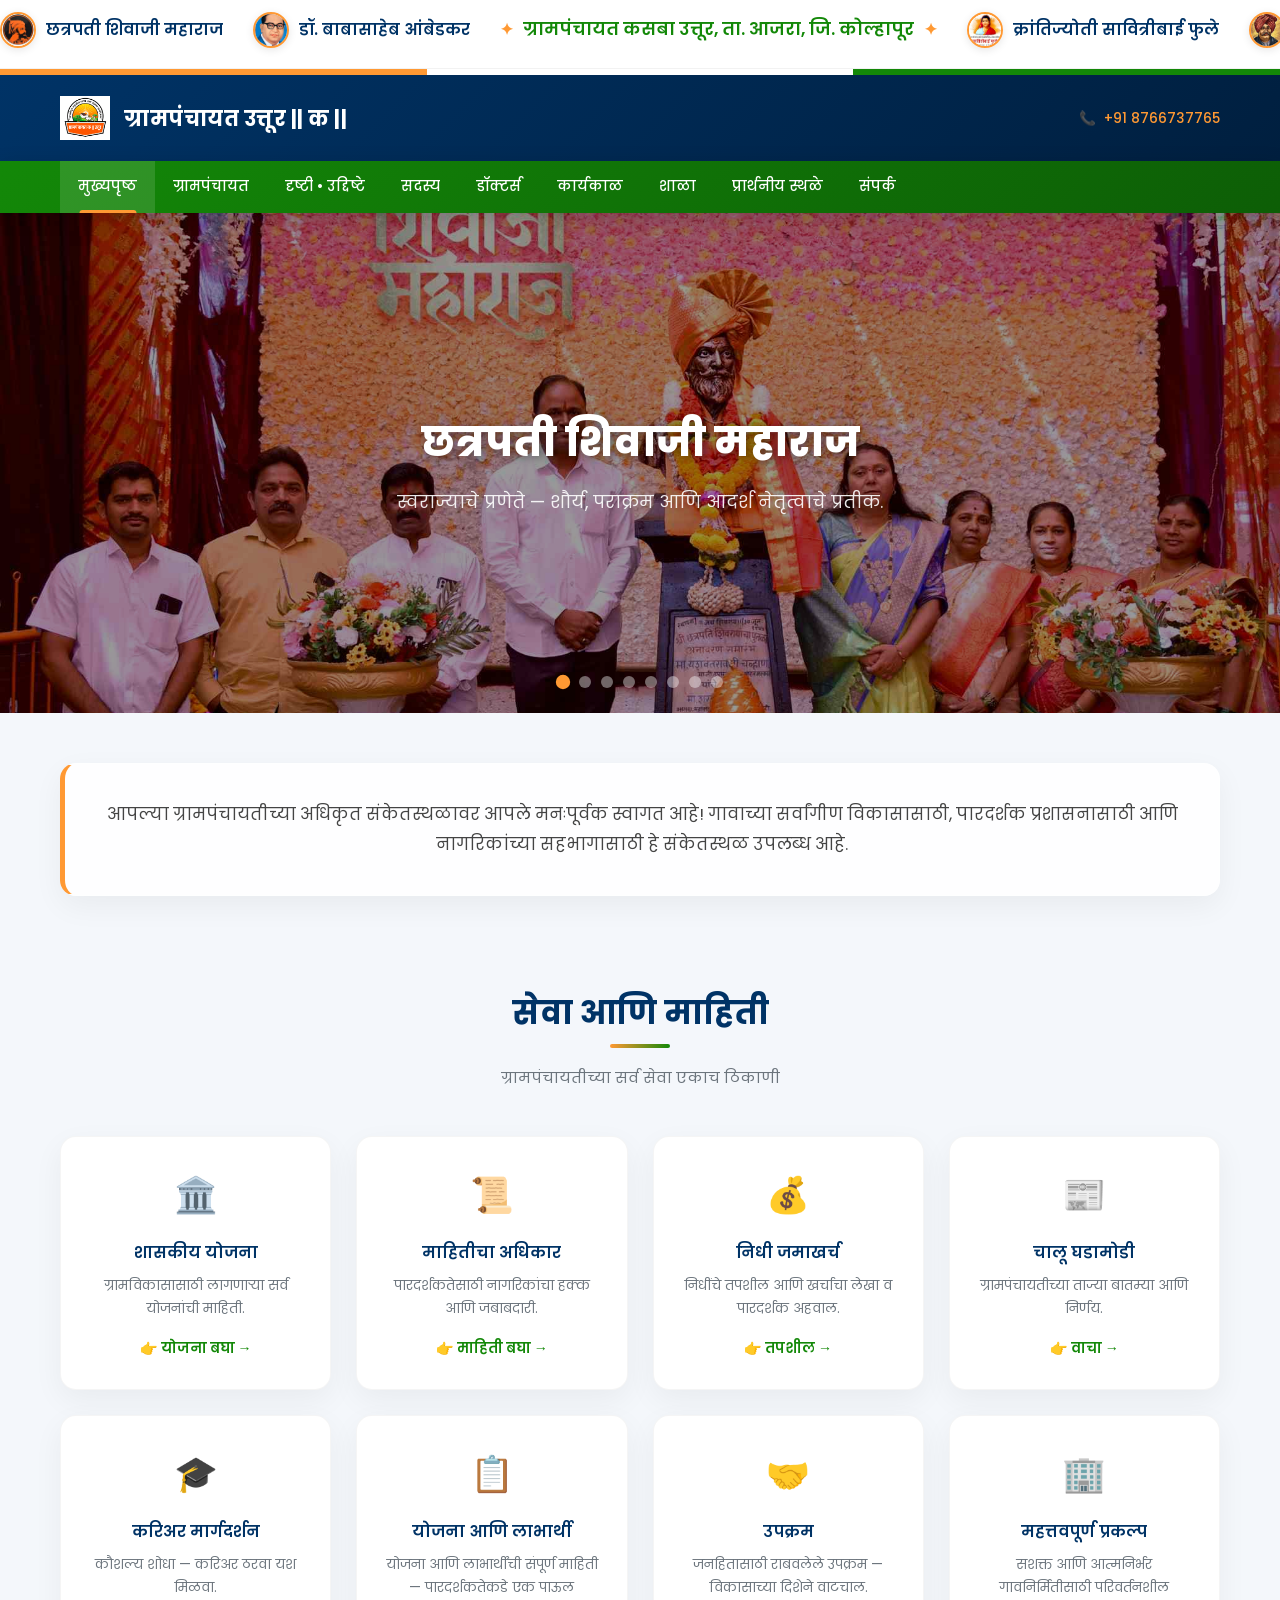
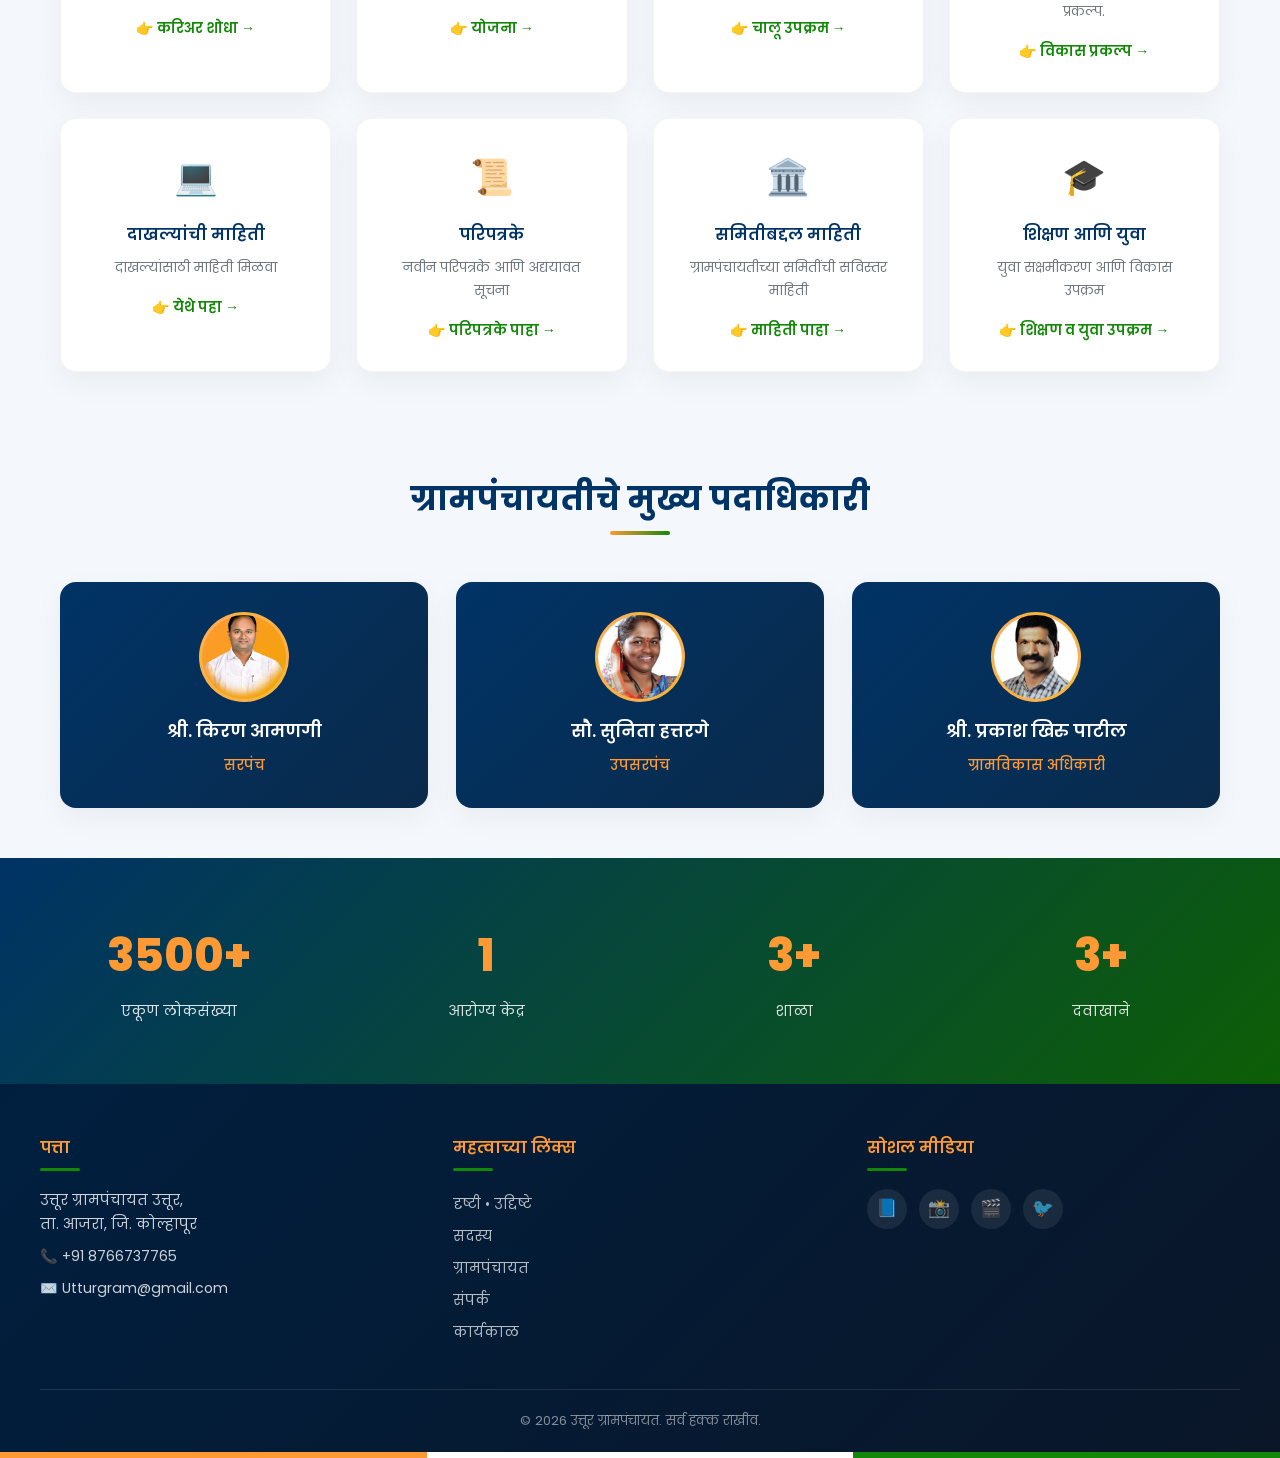
<file: index.html>
<!DOCTYPE html>
<html lang="mr">

<head>
  <meta charset="UTF-8">
  <meta name="viewport" content="width=device-width, initial-scale=1.0">
  <meta name="description"
    content="उत्तूर ग्रामपंचायत अधिकृत संकेतस्थळ - ता. आजरा, जि. कोल्हापूर. गावाच्या विकासासाठी पारदर्शक प्रशासन.">
  <title>मुख्यपृष्ठ - Uttur Grampanchayat</title>
  <link rel="stylesheet" href="styles.css">
</head>

<body>
  <div id="site-header"></div>

  <!-- Hero Slider -->
  <section class="hero-slider" id="heroSlider">
    <div class="slide active">
      <div class="slide-bg" style="background: url('Images/11.jpg') center/cover no-repeat; filter: brightness(0.6);">
      </div>
      <div class="slide-content">
        <h2>छत्रपती शिवाजी महाराज</h2>
        <p>स्वराज्याचे प्रणेते — शौर्य, पराक्रम आणि आदर्श नेतृत्वाचे प्रतीक.</p>
      </div>
    </div>
    <div class="slide">
      <div class="slide-bg"
        style="background: url('Images/kaman.jpeg') center/cover no-repeat; filter: brightness(0.6);"></div>
      <div class="slide-content">
        <h2>उत्तूर गावाचे प्रवेशद्वार</h2>
        <p>इतिहास आणि संस्कृतीचे प्रतीक असलेले सुंदर स्वागत द्वार.</p>
      </div>
    </div>
    <div class="slide">
      <div class="slide-bg"
        style="background: url('Images/grampachayat.jpeg') center/cover no-repeat; filter: brightness(0.6);"></div>
      <div class="slide-content">
        <h2>ग्रामपंचायत कार्यालय</h2>
        <p>गावाच्या प्रगतीचा केंद्रबिंदू — विकासाचे प्रेरणास्थान.</p>
      </div>
    </div>
    <div class="slide">
      <div class="slide-bg"
        style="background: url('Images/dharan.jpeg') center/cover no-repeat; filter: brightness(0.6);"></div>
      <div class="slide-content">
        <h2>आंबेओहोळ प्रकल्प</h2>
        <p>शेतकऱ्यांच्या आशा-आकांक्षांना आधार देणारे, गावाच्या विकासाचे जीवनदायी स्रोत.</p>
      </div>
    </div>
    <div class="slide">
      <div class="slide-bg"
        style="background: url('Images/grampanchayat_karayalay.jpg') center/cover no-repeat; filter: brightness(0.6);">
      </div>
      <div class="slide-content">
        <h2>ग्रामपंचायत कार्यालय</h2>
        <p>ग्रामविकासाचे मुख्य केंद्र आणि प्रशासकीय कामकाज.</p>
      </div>
    </div>
    <div class="slide">
      <div class="slide-bg"
        style="background: url('Images/yatra.jpeg') center/cover no-repeat; filter: brightness(0.6);"></div>
      <div class="slide-content">
        <h2>उत्तूर यात्रा महोत्सव</h2>
        <p>भक्ती, परंपरा आणि आनंदाचा संगम असलेला उत्सव.</p>
      </div>
    </div>
    <div class="slide">
      <div class="slide-bg"
        style="background: url('Images/uttur_tale.jpeg') center/cover no-repeat; filter: brightness(0.6);"></div>
      <div class="slide-content">
        <h2>उत्तूर तलाव</h2>
        <p>गावाचे सौंदर्य वाढवणारा — शांततेचा आणि पाण्याचा प्रमुख स्रोत.</p>
      </div>
    </div>
    <div class="slide">
      <div class="slide-bg" style="background: url('Images/07.jpg') center/cover no-repeat; filter: brightness(0.6);">
      </div>
      <div class="slide-content">
        <h2>उत्तूरचं भविष्य</h2>
        <p>ज्ञान, संस्कार आणि स्वप्नांनी उजळलेली उत्तूरच्या मुलांची नवी पिढी.</p>
      </div>
    </div>
    <div class="slider-dots" id="sliderDots"></div>
  </section>

  <!-- Welcome -->
  <div class="container">
    <div class="info-card fade-in" style="text-align:center; border-left: 5px solid var(--saffron);">
      <p style="font-size: 1.05rem;">आपल्या ग्रामपंचायतीच्या अधिकृत संकेतस्थळावर आपले मनःपूर्वक स्वागत आहे! गावाच्या
        सर्वांगीण विकासासाठी, पारदर्शक प्रशासनासाठी आणि नागरिकांच्या सहभागासाठी हे संकेतस्थळ उपलब्ध आहे.</p>
    </div>
  </div>

  <!-- Services -->
  <div class="container" style="padding-top: 10px;">
    <div class="section-title fade-in">
      <h2>सेवा आणि माहिती</h2>
      <p>ग्रामपंचायतीच्या सर्व सेवा एकाच ठिकाणी</p>
    </div>
    <div class="services-grid">
      <div class="service-card fade-in">
        <div class="service-icon">🏛️</div>
        <h4>शासकीय योजना</h4>
        <p>ग्रामविकासासाठी लागणाऱ्या सर्व योजनांची माहिती.</p>
        <a href="#" class="btn-link">👉 योजना बघा →</a>
      </div>
      <div class="service-card fade-in">
        <div class="service-icon">📜</div>
        <h4>माहितीचा अधिकार</h4>
        <p>पारदर्शकतेसाठी नागरिकांचा हक्क आणि जबाबदारी.</p>
        <a href="#" class="btn-link">👉 माहिती बघा →</a>
      </div>
      <div class="service-card fade-in">
        <div class="service-icon">💰</div>
        <h4>निधी जमाखर्च</h4>
        <p>निधींचे तपशील आणि खर्चाचा लेखा व पारदर्शक अहवाल.</p>
        <a href="#" class="btn-link">👉 तपशील →</a>
      </div>
      <div class="service-card fade-in">
        <div class="service-icon">📰</div>
        <h4>चालू घडामोडी</h4>
        <p>ग्रामपंचायतीच्या ताज्या बातम्या आणि निर्णय.</p>
        <a href="#" class="btn-link">👉 वाचा →</a>
      </div>
      <div class="service-card fade-in">
        <div class="service-icon">🎓</div>
        <h4>करिअर मार्गदर्शन</h4>
        <p>कौशल्य शोधा — करिअर ठरवा यश मिळवा.</p>
        <a href="#" class="btn-link">👉 करिअर शोधा →</a>
      </div>
      <div class="service-card fade-in">
        <div class="service-icon">📋</div>
        <h4>योजना आणि लाभार्थी</h4>
        <p>योजना आणि लाभार्थींची संपूर्ण माहिती — पारदर्शकतेकडे एक पाऊल</p>
        <a href="#" class="btn-link">👉 योजना →</a>
      </div>
      <div class="service-card fade-in">
        <div class="service-icon">🤝</div>
        <h4>उपक्रम</h4>
        <p>जनहितासाठी राबवलेले उपक्रम — विकासाच्या दिशेने वाटचाल.</p>
        <a href="#" class="btn-link">👉 चालू उपक्रम →</a>
      </div>
      <div class="service-card fade-in">
        <div class="service-icon">🏢</div>
        <h4>महत्तवपूर्ण प्रकल्प</h4>
        <p>सशक्त आणि आत्मनिर्भर गावनिर्मितीसाठी परिवर्तनशील प्रकल्प.</p>
        <a href="#" class="btn-link">👉 विकास प्रकल्प →</a>
      </div>
      <div class="service-card fade-in">
        <div class="service-icon">💻</div>
        <h4>दाखल्यांची माहिती</h4>
        <p>दाखल्यांसाठी माहिती मिळवा</p>
        <a href="#" class="btn-link">👉 येथे पहा →</a>
      </div>
      <div class="service-card fade-in">
        <div class="service-icon">📜</div>
        <h4>परिपत्रके</h4>
        <p>नवीन परिपत्रके आणि अद्ययावत सूचना</p>
        <a href="#" class="btn-link">👉 परिपत्रके पाहा →</a>
      </div>
      <div class="service-card fade-in">
        <div class="service-icon">🏛️</div>
        <h4>समितीबद्दल माहिती</h4>
        <p>ग्रामपंचायतीच्या समितींची सविस्तर माहिती</p>
        <a href="#" class="btn-link">👉 माहिती पाहा →</a>
      </div>
      <div class="service-card fade-in">
        <div class="service-icon">🎓</div>
        <h4>शिक्षण आणि युवा</h4>
        <p>युवा सक्षमीकरण आणि विकास उपक्रम</p>
        <a href="#" class="btn-link">👉 शिक्षण व युवा उपक्रम →</a>
      </div>
    </div>
  </div>

  <!-- Officials -->
  <div class="container">
    <div class="section-title fade-in">
      <h2>ग्रामपंचायतीचे मुख्य पदाधिकारी</h2>
    </div>
    <div class="officials-grid">
      <div class="official-card fade-in">
        <div class="avatar"><img src="Images/sarpanch.png" alt="श्री. किरण आमणगी"></div>
        <h4>श्री. किरण आमणगी</h4>
        <span class="role">सरपंच</span>
      </div>
      <div class="official-card fade-in">
        <div class="avatar"><img src="Images/सौ. सुनिता हत्तरगे.png" alt="सौ. सुनिता हत्तरगे"></div>
        <h4>सौ. सुनिता हत्तरगे</h4>
        <span class="role">उपसरपंच</span>
      </div>
      <div class="official-card fade-in">
        <div class="avatar"><img src="Images/gramsevak.png" alt="श्री. प्रकाश खिरु पाटील"></div>
        <h4>श्री. प्रकाश खिरु पाटील</h4>
        <span class="role">ग्रामविकास अधिकारी</span>
      </div>
    </div>
  </div>

  <!-- Counter Stats -->
  <section class="counter-section">
    <div class="counter-grid">
      <div class="counter-item fade-in">
        <div class="count" data-target="15000+">0</div>
        <div class="count-label">एकूण लोकसंख्या</div>
      </div>
      <div class="counter-item fade-in">
        <div class="count" data-target="1">0</div>
        <div class="count-label">आरोग्य केंद्र</div>
      </div>
      <div class="counter-item fade-in">
        <div class="count" data-target="10+">0</div>
        <div class="count-label">शाळा</div>
      </div>
      <div class="counter-item fade-in">
        <div class="count" data-target="10+">0</div>
        <div class="count-label">दवाखाने</div>
      </div>
    </div>
  </section>

  <div id="site-footer"></div>

  <script src="components.js"></script>
  <script>
    document.getElementById('site-header').innerHTML = renderHeader('index.html');
    document.getElementById('site-footer').innerHTML = renderFooter();

    // Re-init hamburger after render
    const btn = document.getElementById('hamburgerBtn');
    const nav = document.getElementById('navLinks');
    if (btn && nav) btn.addEventListener('click', () => nav.classList.toggle('open'));

    // Slider
    const slides = document.querySelectorAll('.slide');
    const dotsContainer = document.getElementById('sliderDots');
    let currentSlide = 0;
    slides.forEach((_, i) => {
      const dot = document.createElement('span');
      if (i === 0) dot.classList.add('active');
      dot.addEventListener('click', () => goToSlide(i));
      dotsContainer.appendChild(dot);
    });
    function goToSlide(n) {
      slides[currentSlide].classList.remove('active');
      dotsContainer.children[currentSlide].classList.remove('active');
      currentSlide = n;
      slides[currentSlide].classList.add('active');
      dotsContainer.children[currentSlide].classList.add('active');
    }
    setInterval(() => goToSlide((currentSlide + 1) % slides.length), 5000);

    // Counter animation
    const counters = document.querySelectorAll('.count');
    const counterObserver = new IntersectionObserver((entries) => {
      entries.forEach(entry => {
        if (entry.isIntersecting) {
          const el = entry.target;
          const targetStr = el.getAttribute('data-target');
          const hasPlus = targetStr.includes('+');
          const target = parseInt(targetStr);
          let current = 0;
          const increment = target / 60;
          const timer = setInterval(() => {
            current += increment;
            if (current >= target) { el.textContent = target + (hasPlus ? '+' : ''); clearInterval(timer); }
            else el.textContent = Math.ceil(current) + (hasPlus ? '+' : '');
          }, 30);
          counterObserver.unobserve(el);
        }
      });
    }, { threshold: 0.5 });
    counters.forEach(c => counterObserver.observe(c));

    // Fade-in
    const fadeObserver = new IntersectionObserver((entries) => {
      entries.forEach(e => { if (e.isIntersecting) e.target.classList.add('visible'); });
    }, { threshold: 0.1 });
    document.querySelectorAll('.fade-in').forEach(el => fadeObserver.observe(el));
  </script>
</body>

</html>
</file>
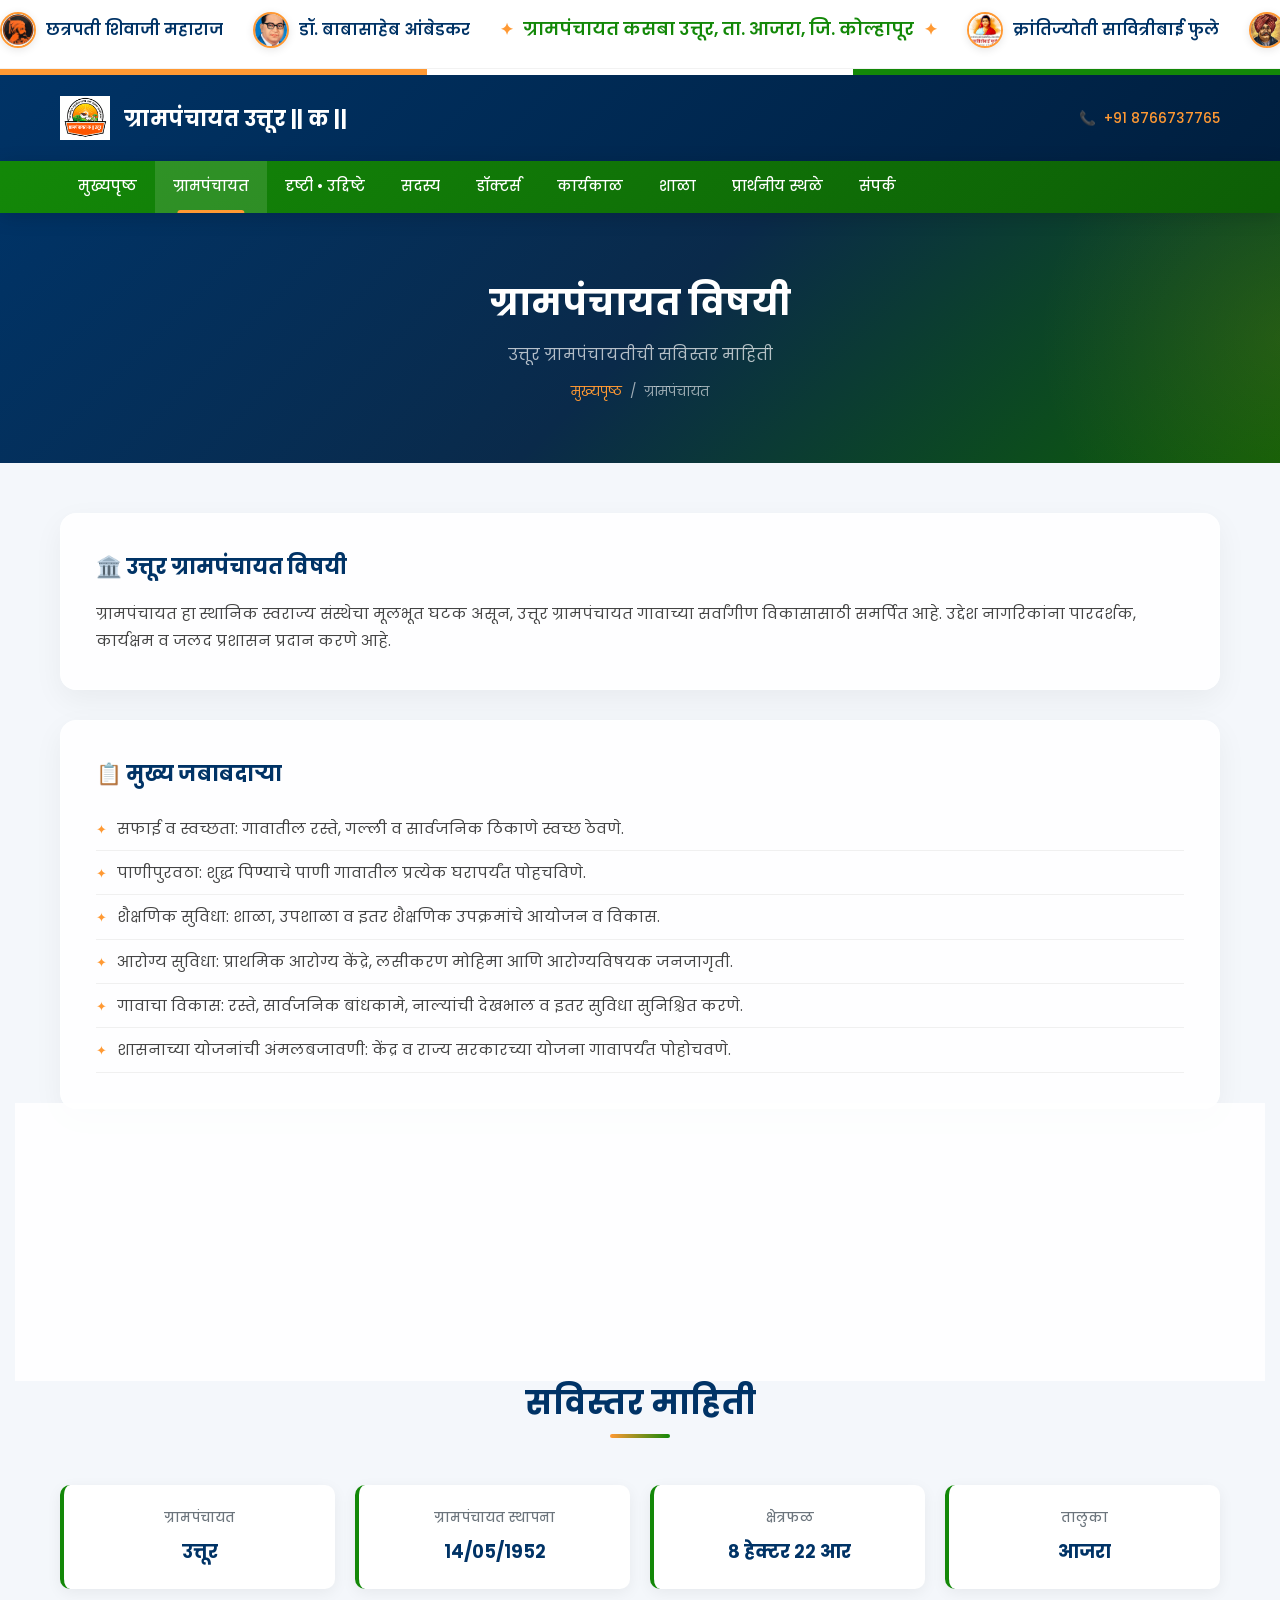
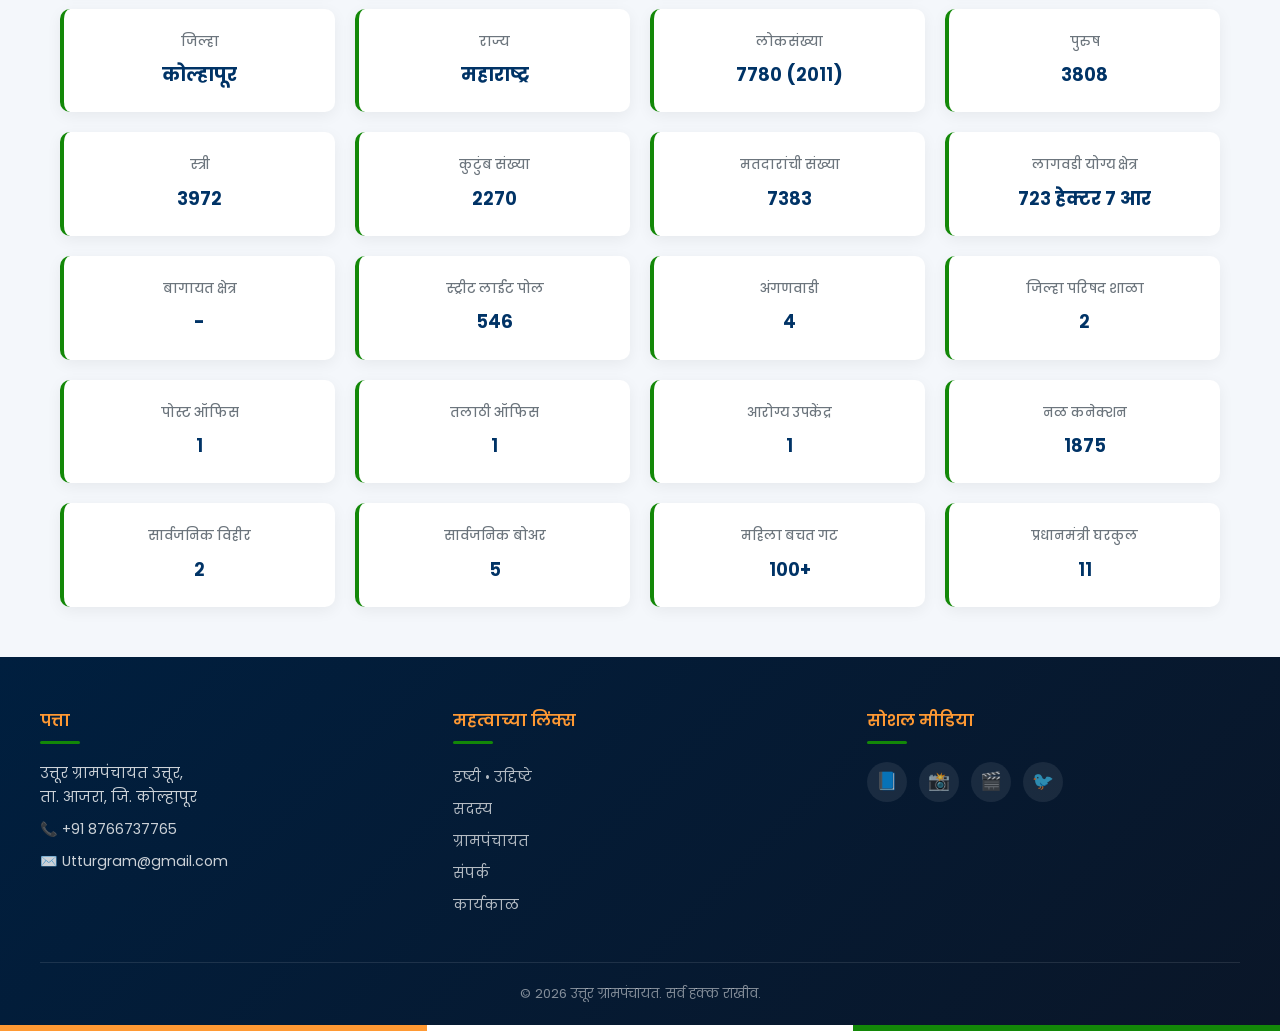
<file: about.html>
<!DOCTYPE html>
<html lang="mr">
<head>
  <meta charset="UTF-8">
  <meta name="viewport" content="width=device-width, initial-scale=1.0">
  <meta name="description" content="उत्तूर ग्रामपंचायत विषयी सविस्तर माहिती - स्थापना, लोकसंख्या, सुविधा">
  <title>ग्रामपंचायत विषयी - Uttur Grampanchayat</title>
  <link rel="stylesheet" href="styles.css">
</head>
<body>
  <div id="site-header"></div>
  <div id="page-hero"></div>

  <div class="container">
    <div class="info-card fade-in">
      <h3>🏛️ उत्तूर ग्रामपंचायत विषयी</h3>
      <p>ग्रामपंचायत हा स्थानिक स्वराज्य संस्थेचा मूलभूत घटक असून, उत्तूर ग्रामपंचायत गावाच्या सर्वांगीण विकासासाठी समर्पित आहे. उद्देश नागरिकांना पारदर्शक, कार्यक्षम व जलद प्रशासन प्रदान करणे आहे.</p>
    </div>

    <div class="info-card fade-in">
      <h3>📋 मुख्य जबाबदाऱ्या</h3>
      <ul>
        <li>सफाई व स्वच्छता: गावातील रस्ते, गल्ली व सार्वजनिक ठिकाणे स्वच्छ ठेवणे.</li>
        <li>पाणीपुरवठा: शुद्ध पिण्याचे पाणी गावातील प्रत्येक घरापर्यंत पोहचविणे.</li>
        <li>शैक्षणिक सुविधा: शाळा, उपशाळा व इतर शैक्षणिक उपक्रमांचे आयोजन व विकास.</li>
        <li>आरोग्य सुविधा: प्राथमिक आरोग्य केंद्रे, लसीकरण मोहिमा आणि आरोग्यविषयक जनजागृती.</li>
        <li>गावाचा विकास: रस्ते, सार्वजनिक बांधकामे, नाल्यांची देखभाल व इतर सुविधा सुनिश्चित करणे.</li>
        <li>शासनाच्या योजनांची अंमलबजावणी: केंद्र व राज्य सरकारच्या योजना गावापर्यंत पोहोचवणे.</li>
      </ul>
    </div>

    <div class="info-card fade-in">
      <h3>🕐 कार्यालयीन वेळा</h3>
      <p><strong>सोमवार - शनिवार:</strong> सकाळी 09:45 — सायंकाळी 05:45</p>
      <p style="margin-top:10px;"><strong>संपर्क:</strong> 📞 +91 8766737765 | ✉️ Utturgram@gmail.com</p>
    </div>

    <div class="section-title fade-in" style="margin-top: 50px;">
      <h2>सविस्तर माहिती</h2>
    </div>
    <div class="stats-grid" id="statsGrid"></div>
  </div>

  <div id="site-footer"></div>

  <script src="components.js"></script>
  <script>
    document.getElementById('site-header').innerHTML = renderHeader('about.html');
    document.getElementById('page-hero').innerHTML = renderPageHero('ग्रामपंचायत विषयी', 'उत्तूर ग्रामपंचायतीची सविस्तर माहिती', 'ग्रामपंचायत');
    document.getElementById('site-footer').innerHTML = renderFooter();

    const stats = [
      { label: 'ग्रामपंचायत', value: 'उत्तूर' },
      { label: 'ग्रामपंचायत स्थापना', value: '१४/०५/१९५२' },
      { label: 'क्षेत्रफळ', value: '८ हेक्टर २२ आर' },
      { label: 'तालुका', value: 'आजरा' },
      { label: 'जिल्हा', value: 'कोल्हापूर' },
      { label: 'राज्य', value: 'महाराष्ट्र' },
      { label: 'लोकसंख्या', value: '७७८० (२०११)' },
      { label: 'पुरुष', value: '३८०८' },
      { label: 'स्त्री', value: '३९७२' },
      { label: 'कुटुंब संख्या', value: '२२७०' },
      { label: 'मतदारांची संख्या', value: '७३८३' },
      { label: 'लागवडी योग्य क्षेत्र', value: '७२३ हेक्टर ७ आर' },
      { label: 'बागायत क्षेत्र', value: '-' },
      { label: 'स्ट्रीट लाईट पोल', value: '५४६' },
      { label: 'अंगणवाडी', value: '४' },
      { label: 'जिल्हा परिषद शाळा', value: '२' },
      { label: 'पोस्ट ऑफिस', value: '१' },
      { label: 'तलाठी ऑफिस', value: '१' },
      { label: 'आरोग्य उपकेंद्र', value: '१' },
      { label: 'नळ कनेक्शन', value: '१८७५' },
      { label: 'सार्वजनिक विहीर', value: '२' },
      { label: 'सार्वजनिक बोअर', value: '५' },
      { label: 'महिला बचत गट', value: '१००+' },
      { label: 'प्रधानमंत्री घरकुल', value: '११' },
    ];

    const grid = document.getElementById('statsGrid');
    stats.forEach((s, i) => {
      grid.innerHTML += `<div class="stat-item fade-in"><div class="label">${s.label}</div><div class="value">${s.value}</div></div>`;
    });

    const btn = document.getElementById('hamburgerBtn');
    const nav = document.getElementById('navLinks');
    if (btn && nav) btn.addEventListener('click', () => nav.classList.toggle('open'));
    const obs = new IntersectionObserver(e => e.forEach(el => { if (el.isIntersecting) el.target.classList.add('visible'); }), { threshold: 0.1 });
    document.querySelectorAll('.fade-in').forEach(el => obs.observe(el));
  </script>
</body>
</html>
</file>
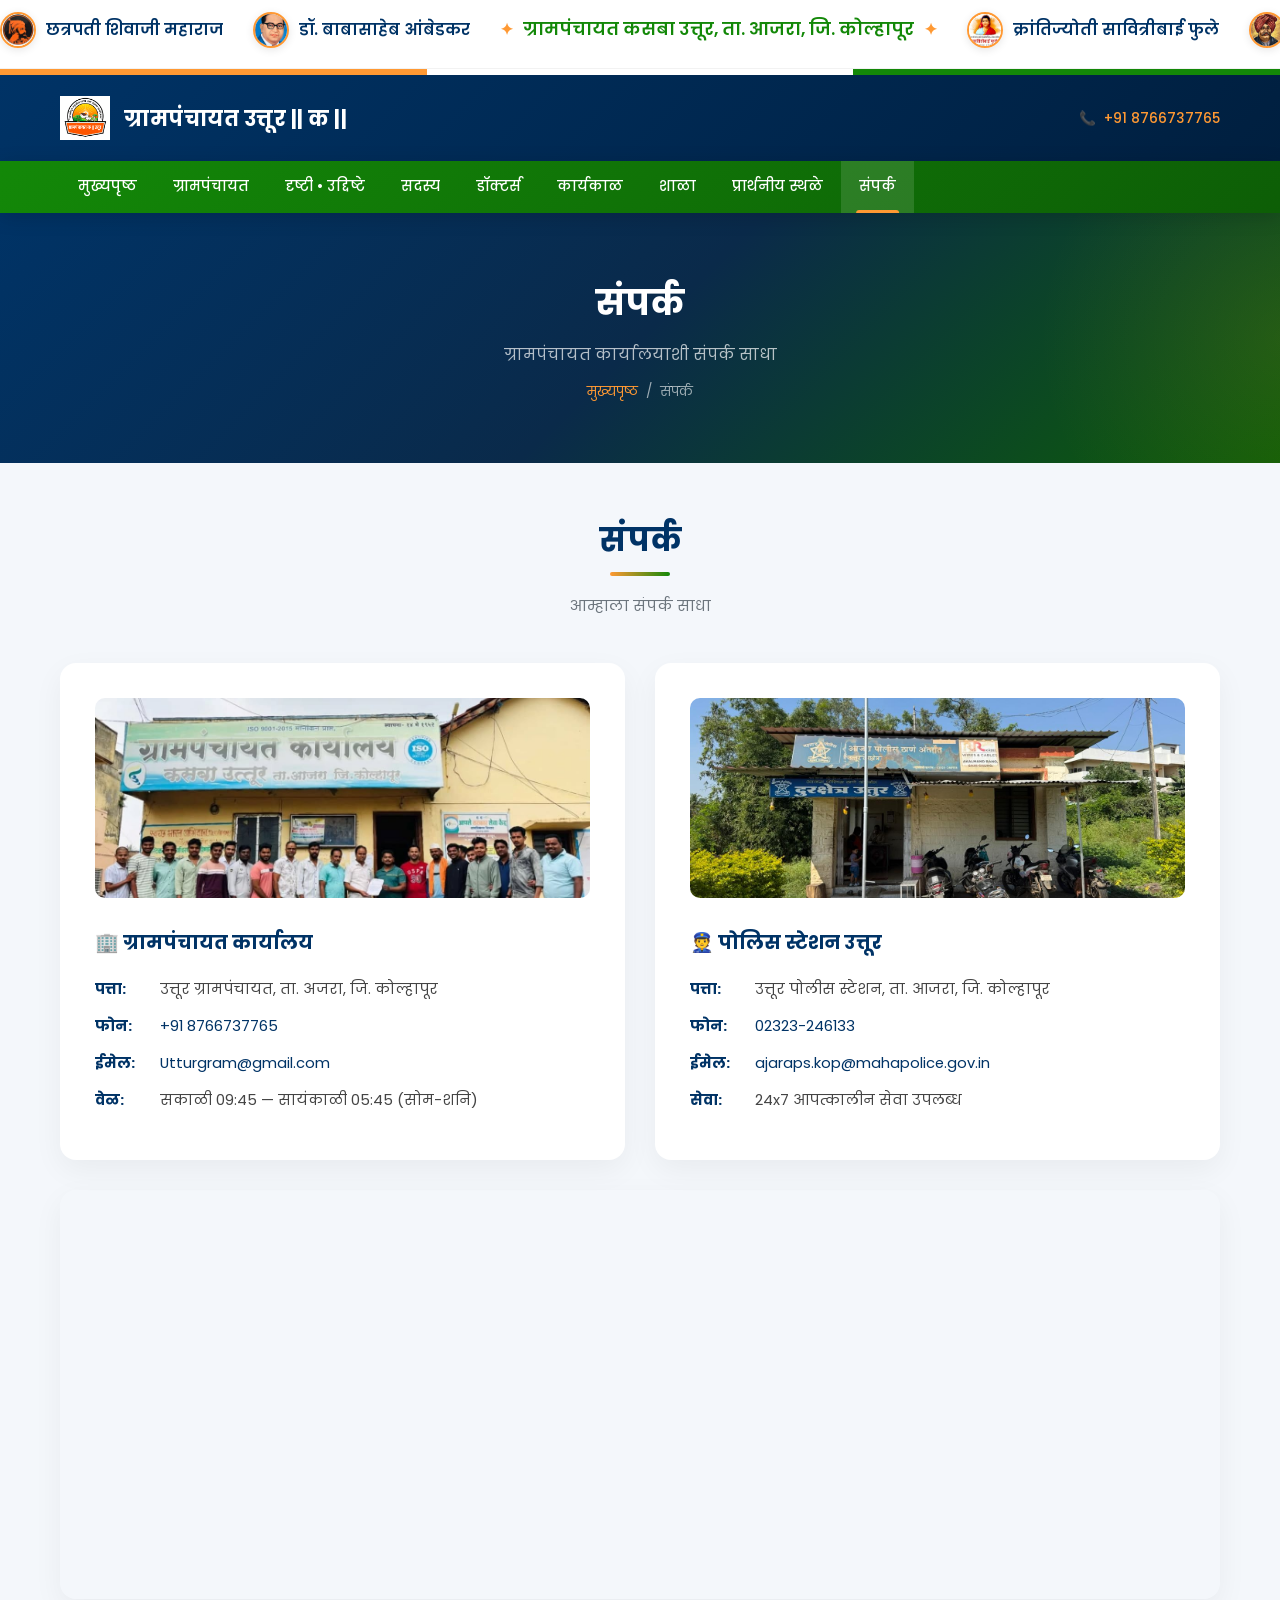
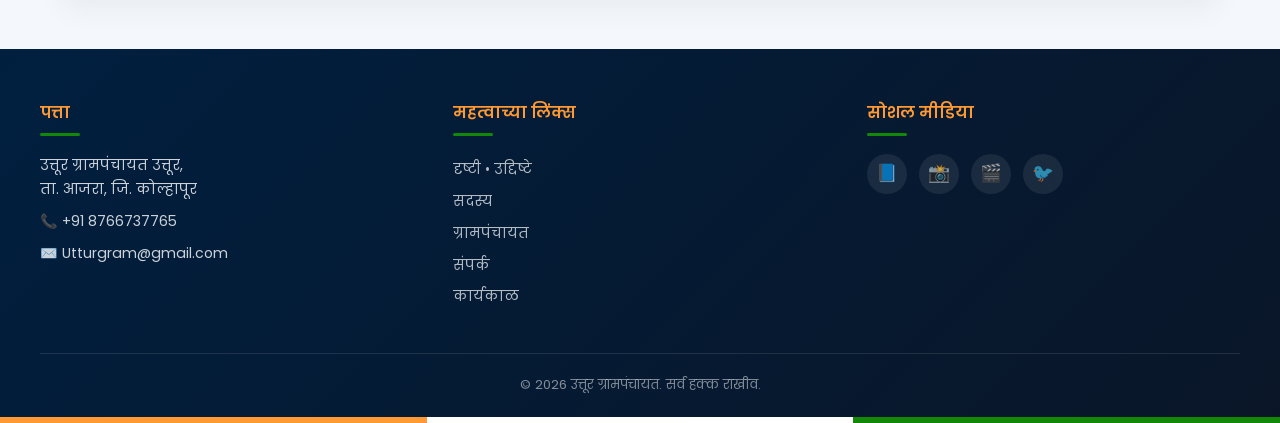
<file: contact.html>
<!DOCTYPE html>
<html lang="mr">
<head>
  <meta charset="UTF-8">
  <meta name="viewport" content="width=device-width, initial-scale=1.0">
  <meta name="description" content="उत्तूर ग्रामपंचायत संपर्क - पत्ता, फोन, ईमेल आणि Google Map">
  <title>संपर्क - Uttur Grampanchayat</title>
  <link rel="stylesheet" href="styles.css">
</head>
<body>
  <div id="site-header"></div>
  <div id="page-hero"></div>

  <div class="container">
    <div class="section-title fade-in">
      <h2>संपर्क</h2>
      <p>आम्हाला संपर्क साधा</p>
    </div>

    <div class="contact-grid">
      <div class="contact-card fade-in">
        <img src="Images/grampachayat.jpeg" alt="ग्रामपंचायत कार्यालय" style="width: 100%; height: 200px; object-fit: cover; border-radius: var(--radius-sm); margin-bottom: 20px;">
        <h3>🏢 ग्रामपंचायत कार्यालय</h3>
        <div class="contact-line"><strong>पत्ता:</strong> उत्तूर ग्रामपंचायत, ता. अजरा, जि. कोल्हापूर</div>
        <div class="contact-line"><strong>फोन:</strong> <a href="tel:+918766737765" style="color:var(--navy);text-decoration:none;">+91 8766737765</a></div>
        <div class="contact-line"><strong>ईमेल:</strong> <a href="mailto:Utturgram@gmail.com" style="color:var(--navy);text-decoration:none;">Utturgram@gmail.com</a></div>
        <div class="contact-line"><strong>वेळ:</strong> सकाळी 09:45 — सायंकाळी 05:45 (सोम-शनि)</div>
      </div>

      <div class="contact-card fade-in">
        <img src="Images/uttur_police_station.jpeg" alt="पोलिस स्टेशन उत्तूर" style="width: 100%; height: 200px; object-fit: cover; border-radius: var(--radius-sm); margin-bottom: 20px;">
        <h3>👮 पोलिस स्टेशन उत्तूर</h3>
        <div class="contact-line"><strong>पत्ता:</strong> उत्तूर पोलीस स्टेशन, ता. आजरा, जि. कोल्हापूर</div>
        <div class="contact-line"><strong>फोन:</strong> <a href="tel:02323246133" style="color:var(--navy);text-decoration:none;">02323-246133</a></div>
        <div class="contact-line"><strong>ईमेल:</strong> <a href="mailto:ajaraps.kop@mahapolice.gov.in" style="color:var(--navy);text-decoration:none;">ajaraps.kop@mahapolice.gov.in</a></div>
        <div class="contact-line"><strong>सेवा:</strong> 24x7 आपत्कालीन सेवा उपलब्ध</div>
      </div>
    </div>

    <div class="map-container fade-in">
      <iframe src="https://www.google.com/maps/embed?pb=!1m18!1m12!1m3!1d15586.5!2d74.22!3d16.28!2m3!1f0!2f0!3f0!3m2!1i1024!2i768!4f13.1!3m3!1m2!1s0x3bc10e!2sUttur!5e0!3m2!1sen!2sin!4v1700000000" allowfullscreen="" loading="lazy" referrerpolicy="no-referrer-when-downgrade" title="Google Map - Uttur"></iframe>
    </div>
  </div>

  <div id="site-footer"></div>

  <script src="components.js"></script>
  <script>
    document.getElementById('site-header').innerHTML = renderHeader('contact.html');
    document.getElementById('page-hero').innerHTML = renderPageHero('संपर्क', 'ग्रामपंचायत कार्यालयाशी संपर्क साधा', 'संपर्क');
    document.getElementById('site-footer').innerHTML = renderFooter();
    const btn = document.getElementById('hamburgerBtn');
    const nav = document.getElementById('navLinks');
    if (btn && nav) btn.addEventListener('click', () => nav.classList.toggle('open'));
    const obs = new IntersectionObserver(e => e.forEach(el => { if (el.isIntersecting) el.target.classList.add('visible'); }), { threshold: 0.1 });
    document.querySelectorAll('.fade-in').forEach(el => obs.observe(el));
  </script>
</body>
</html>
</file>
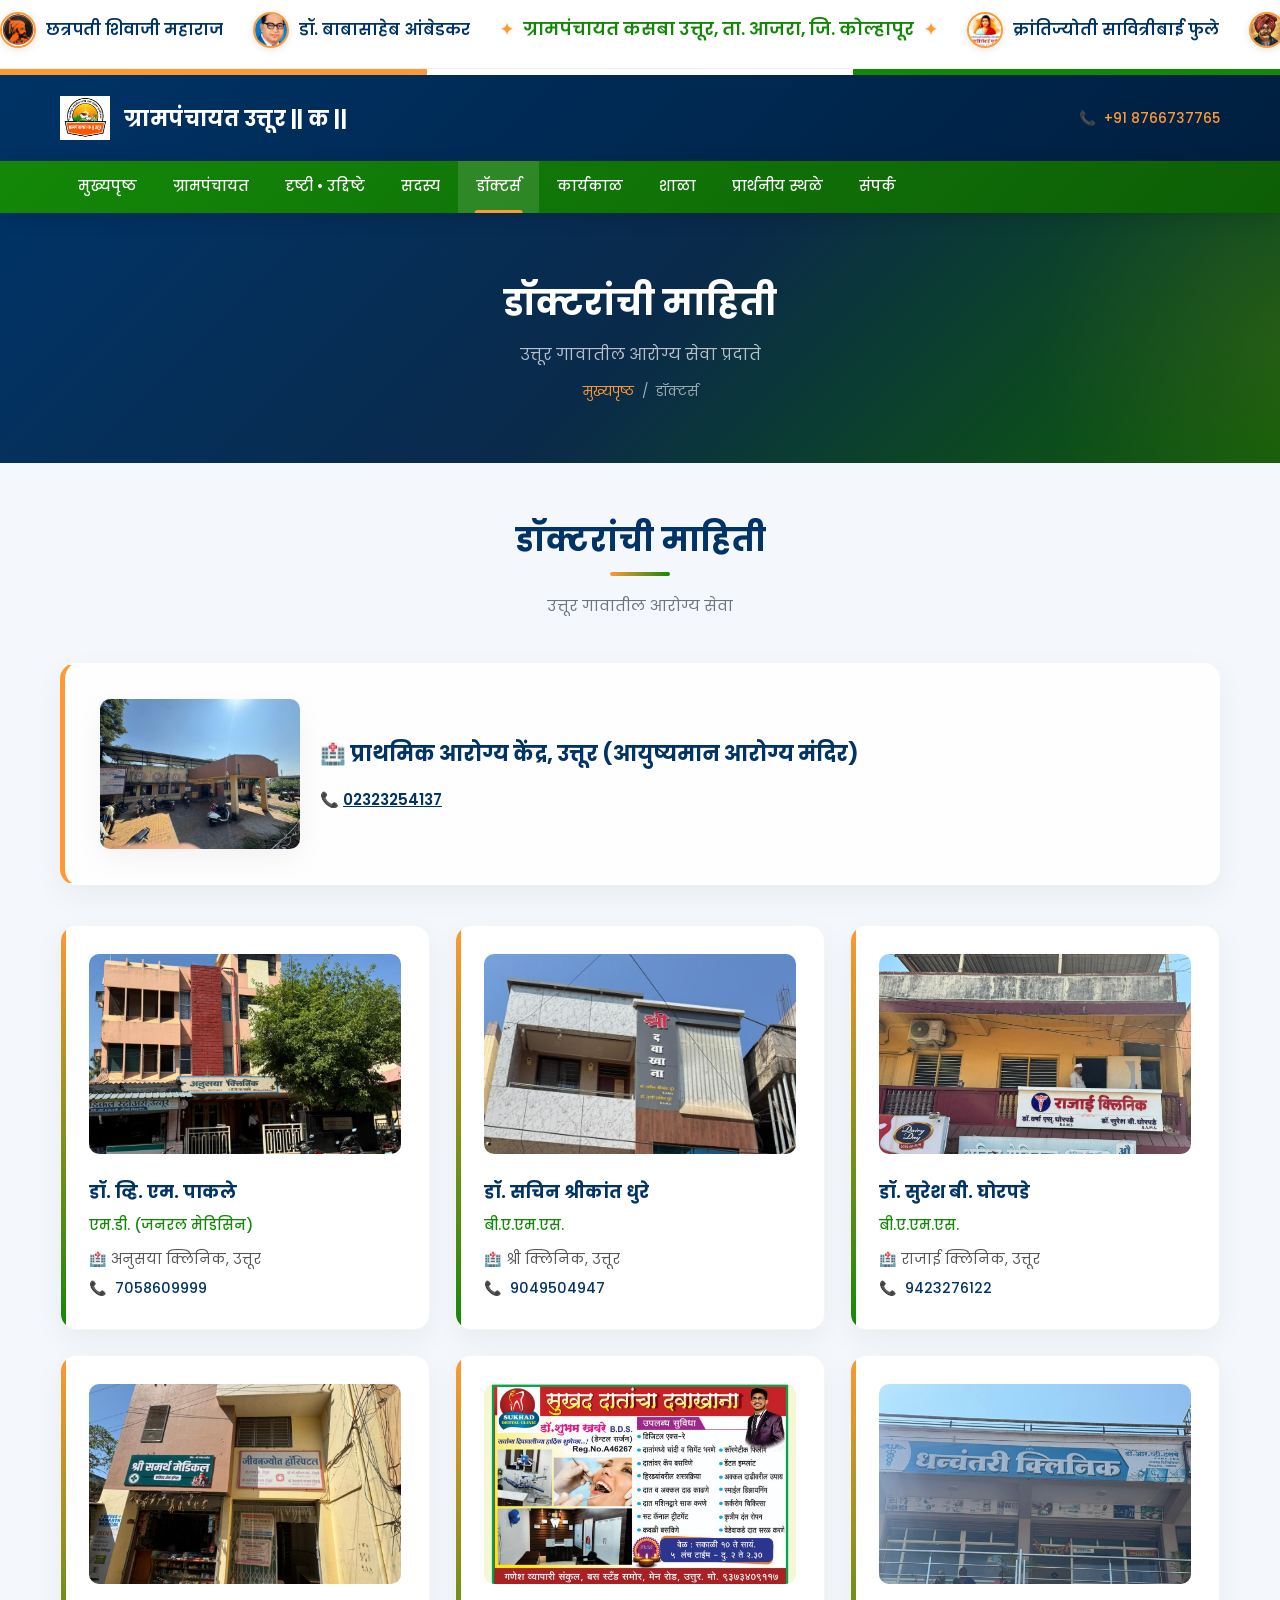
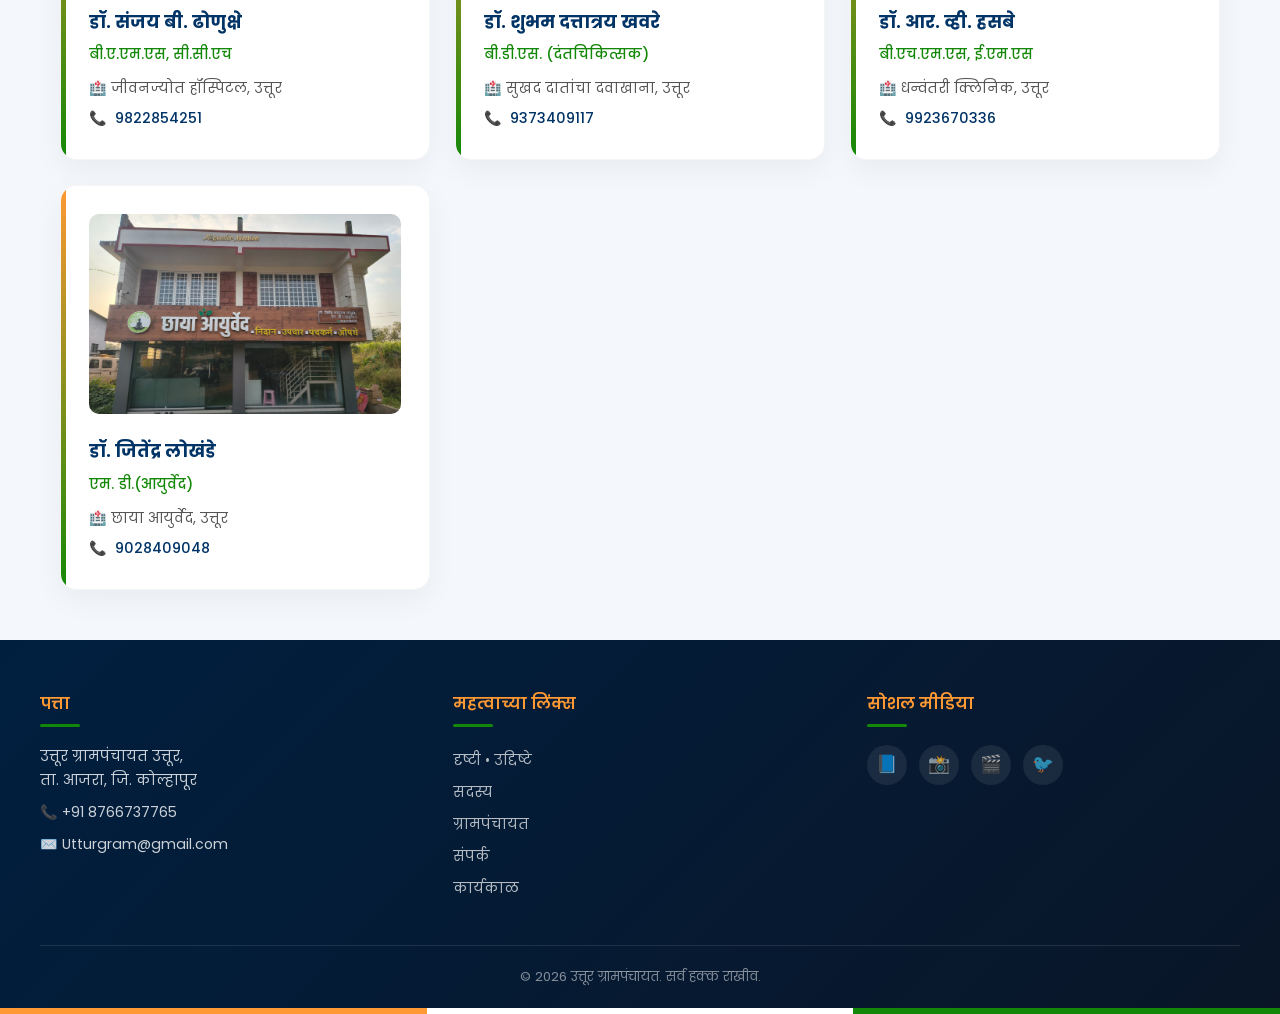
<file: doctors.html>
<!DOCTYPE html>
<html lang="mr">
<head>
  <meta charset="UTF-8">
  <meta name="viewport" content="width=device-width, initial-scale=1.0">
  <meta name="description" content="उत्तूर गावातील डॉक्टरांची माहिती - रुग्णालये आणि मेडिकल्स">
  <title>डॉक्टरांची माहिती - Uttur Grampanchayat</title>
  <link rel="stylesheet" href="styles.css">
</head>
<body>
  <div id="site-header"></div>
  <div id="page-hero"></div>

  <div class="container">
    <div class="section-title fade-in">
      <h2>डॉक्टरांची माहिती</h2>
      <p>उत्तूर गावातील आरोग्य सेवा</p>
    </div>

    <!-- PHC -->
    <div class="info-card fade-in" style="border-left: 5px solid var(--saffron); margin-bottom: 40px; display: flex; gap: 20px; align-items: center; flex-wrap: wrap;">
      <img src="Images/prathamik_aryogya_kendra.jpeg" alt="प्राथमिक आरोग्य केंद्र" style="width: 200px; border-radius: var(--radius-sm); box-shadow: var(--card-shadow);">
      <div>
        <h3>🏥 प्राथमिक आरोग्य केंद्र, उत्तूर (आयुष्यमान आरोग्य मंदिर)</h3>
        <p>📞 <a href="tel:02323254137" style="color: var(--navy); font-weight: 600;">02323254137</a></p>
      </div>
    </div>

    <div style="display: grid; grid-template-columns: repeat(auto-fill, minmax(340px, 1fr)); gap: 25px;">
      <div class="detail-card fade-in">
        <img src="Images/pakale_hospital.jpeg" alt="डॉ. व्हि. एम. पाकले" style="width: 100%; height: 200px; object-fit: cover; border-radius: var(--radius-sm); margin-bottom: 15px;">
        <h3>डॉ. व्हि. एम. पाकले</h3>
        <div class="subtitle">एम.डी. (जनरल मेडिसिन)</div>
        <div class="info-line">🏥 अनुसया क्लिनिक, उत्तूर</div>
        <div class="info-line">📞 <a href="tel:7058609999">7058609999</a></div>
      </div>
      <div class="detail-card fade-in">
        <img src="Images/shree_hospital.jpeg" alt="डॉ. सचिन श्रीकांत धुरे" style="width: 100%; height: 200px; object-fit: cover; border-radius: var(--radius-sm); margin-bottom: 15px;">
        <h3>डॉ. सचिन श्रीकांत धुरे</h3>
        <div class="subtitle">बी.ए.एम.एस.</div>
        <div class="info-line">🏥 श्री क्लिनिक, उत्तूर</div>
        <div class="info-line">📞 <a href="tel:9049504947">9049504947</a></div>
      </div>
      <div class="detail-card fade-in">
        <img src="Images/ghoarpade_hospital.jpeg" alt="डॉ. सुरेश बी. घोरपडे" style="width: 100%; height: 200px; object-fit: cover; border-radius: var(--radius-sm); margin-bottom: 15px;">
        <h3>डॉ. सुरेश बी. घोरपडे</h3>
        <div class="subtitle">बी.ए.एम.एस.</div>
        <div class="info-line">🏥 राजाई क्लिनिक, उत्तूर</div>
        <div class="info-line">📞 <a href="tel:9423276122">9423276122</a></div>
      </div>
      <div class="detail-card fade-in">
        <img src="Images/jivanjotyi_hospital.jpeg" alt="डॉ. संजय बी. ढोणुक्षे" style="width: 100%; height: 200px; object-fit: cover; border-radius: var(--radius-sm); margin-bottom: 15px;">
        <h3>डॉ. संजय बी. ढोणुक्षे</h3>
        <div class="subtitle">बी.ए.एम.एस, सी.सी.एच</div>
        <div class="info-line">🏥 जीवनज्योत हॉस्पिटल, उत्तूर</div>
        <div class="info-line">📞 <a href="tel:9822854251">9822854251</a></div>
      </div>
      <div class="detail-card fade-in">
        <img src="Images/khavare_hos.jpeg" alt="डॉ. शुभम दत्तात्रय खवरे" style="width: 100%; height: 200px; object-fit: cover; border-radius: var(--radius-sm); margin-bottom: 15px;">
        <h3>डॉ. शुभम दत्तात्रय खवरे</h3>
        <div class="subtitle">बी.डी.एस. (दंतचिकित्सक)</div>
        <div class="info-line">🏥 सुखद दातांचा दवाखाना, उत्तूर</div>
        <div class="info-line">📞 <a href="tel:9373409117">9373409117</a></div>
      </div>
      <div class="detail-card fade-in">
        <img src="Images/dhanvantari_hospital.jpeg" alt="डॉ. आर. व्ही. हसबे" style="width: 100%; height: 200px; object-fit: cover; border-radius: var(--radius-sm); margin-bottom: 15px;">
        <h3>डॉ. आर. व्ही. हसबे</h3>
        <div class="subtitle">बी.एच.एम.एस, ई.एम.एस</div>
        <div class="info-line">🏥 धन्वंतरी क्लिनिक, उत्तूर</div>
        <div class="info-line">📞 <a href="tel:9923670336">9923670336</a></div>
      </div>
      <div class="detail-card fade-in">
        <img src="Images/chaya_ayurved.jpg" alt="डॉ. जितेंद्र लोखंडे" style="width: 100%; height: 200px; object-fit: cover; border-radius: var(--radius-sm); margin-bottom: 15px;">
        <h3>डॉ. जितेंद्र लोखंडे</h3>
        <div class="subtitle">एम. डी.(आयुर्वेद)</div>
        <div class="info-line">🏥 छाया आयुर्वेद, उत्तूर</div>
        <div class="info-line">📞 <a href="tel:9028409048">9028409048</a></div>
      </div>
    </div>
  </div>

  <div id="site-footer"></div>

  <script src="components.js"></script>
  <script>
    document.getElementById('site-header').innerHTML = renderHeader('doctors.html');
    document.getElementById('page-hero').innerHTML = renderPageHero('डॉक्टरांची माहिती', 'उत्तूर गावातील आरोग्य सेवा प्रदाते', 'डॉक्टर्स');
    document.getElementById('site-footer').innerHTML = renderFooter();
    const btn = document.getElementById('hamburgerBtn');
    const nav = document.getElementById('navLinks');
    if (btn && nav) btn.addEventListener('click', () => nav.classList.toggle('open'));
    const obs = new IntersectionObserver(e => e.forEach(el => { if (el.isIntersecting) el.target.classList.add('visible'); }), { threshold: 0.1 });
    document.querySelectorAll('.fade-in').forEach(el => obs.observe(el));
  </script>
</body>
</html>
</file>
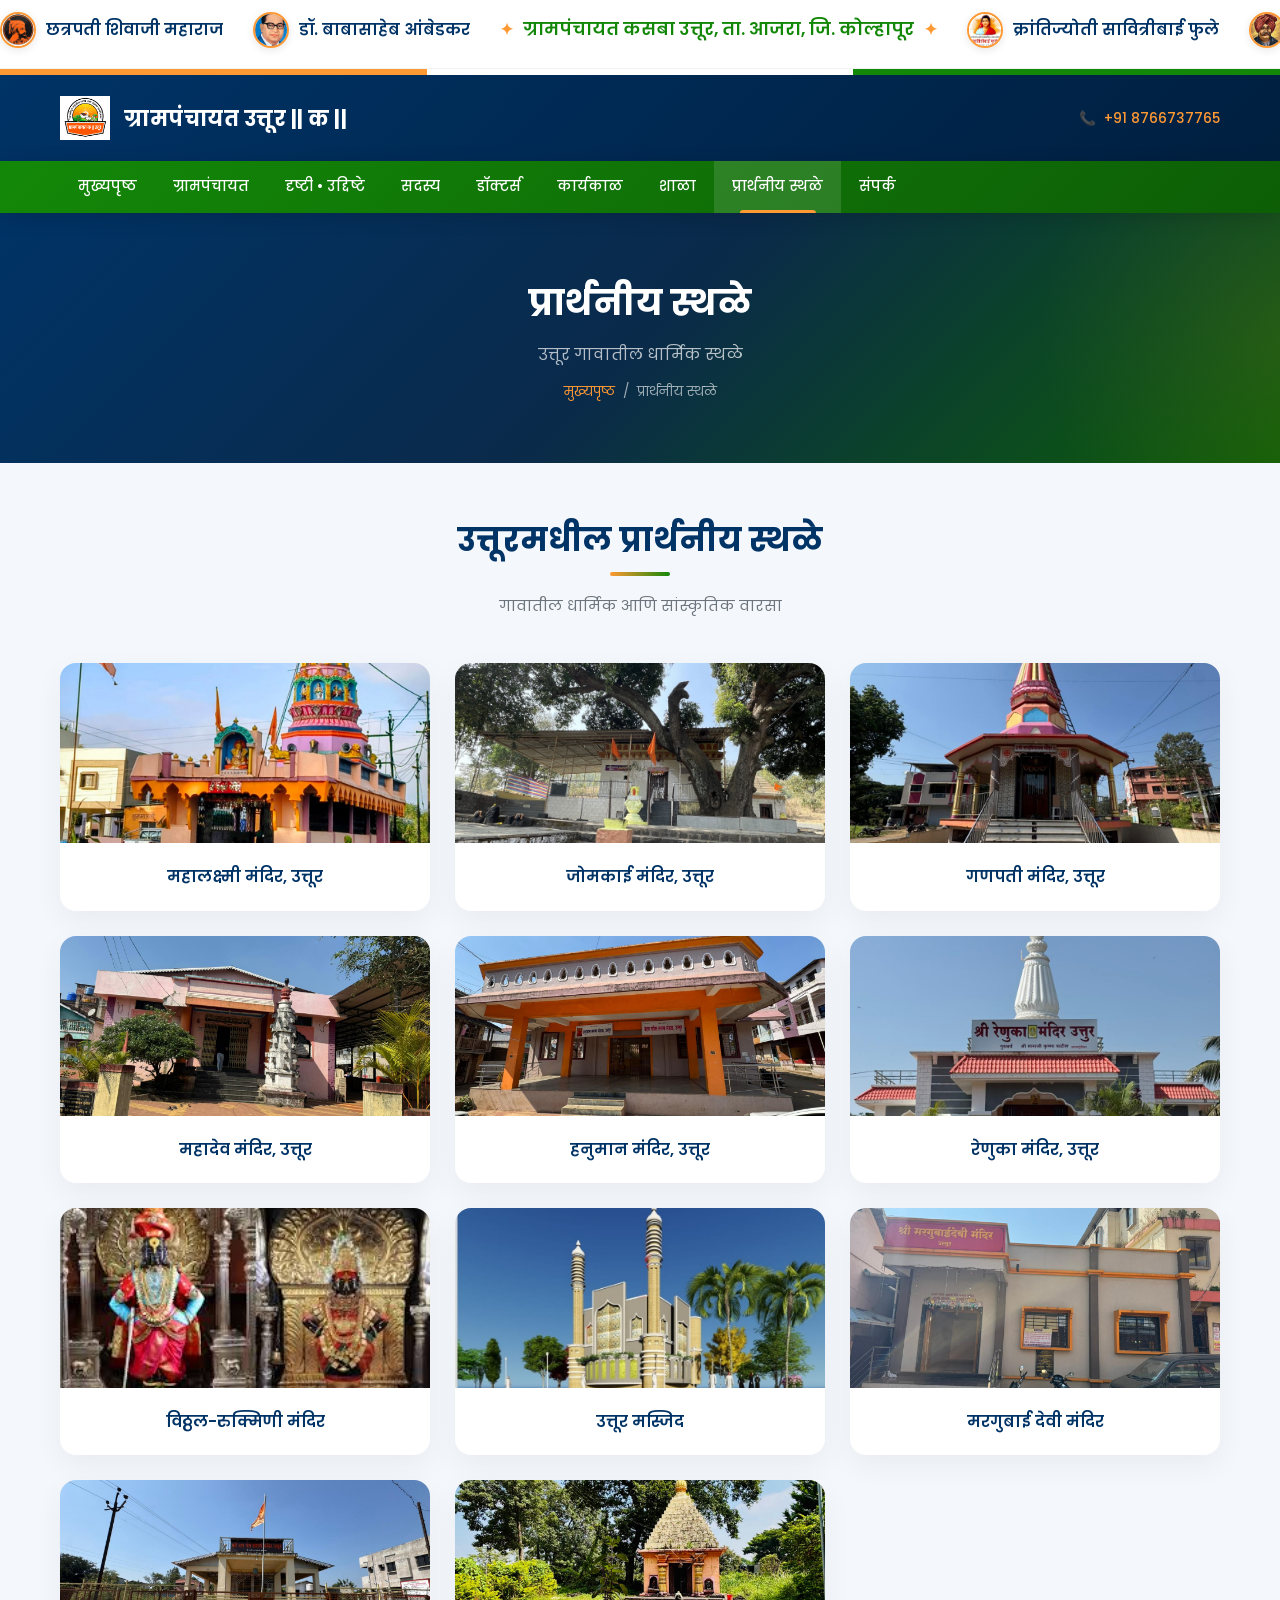
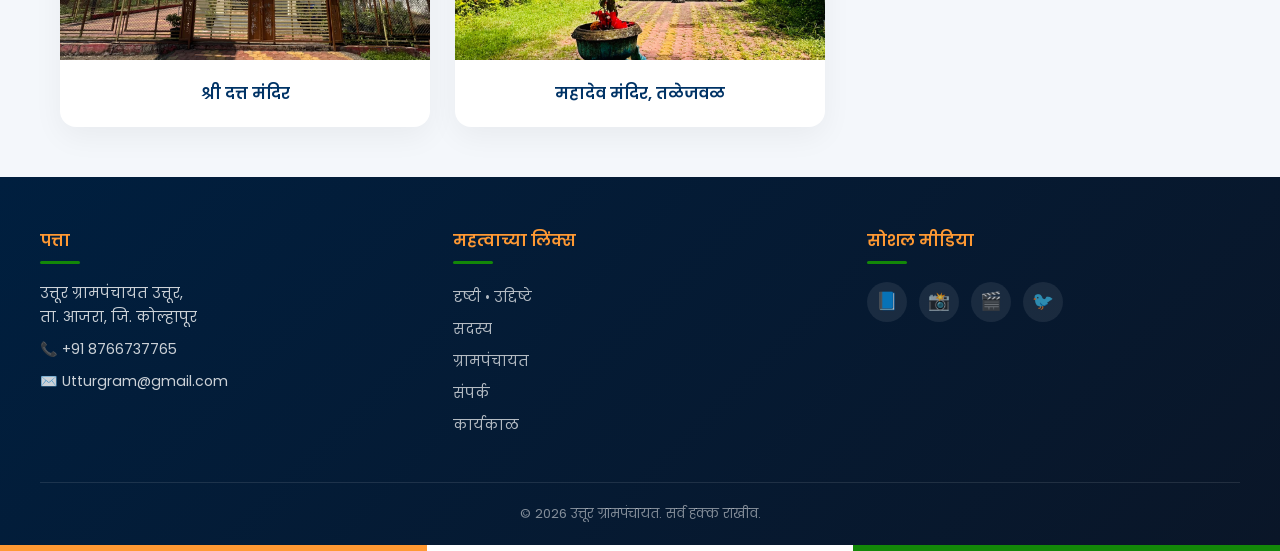
<file: mandir.html>
<!DOCTYPE html>
<html lang="mr">
<head>
  <meta charset="UTF-8">
  <meta name="viewport" content="width=device-width, initial-scale=1.0">
  <meta name="description" content="उत्तूर गावातील प्रार्थनीय स्थळे - मंदिरे आणि धार्मिक स्थळे">
  <title>प्रार्थनीय स्थळे - Uttur Grampanchayat</title>
  <link rel="stylesheet" href="styles.css">
</head>
<body>
  <div id="site-header"></div>
  <div id="page-hero"></div>

  <div class="container">
    <div class="section-title fade-in">
      <h2>उत्तूरमधील प्रार्थनीय स्थळे</h2>
      <p>गावातील धार्मिक आणि सांस्कृतिक वारसा</p>
    </div>
    <div style="display: grid; grid-template-columns: repeat(auto-fill, minmax(280px, 1fr)); gap: 25px;" id="mandirGrid"></div>
  </div>

  <div id="site-footer"></div>

  <script src="components.js"></script>
  <script>
    document.getElementById('site-header').innerHTML = renderHeader('mandir.html');
    document.getElementById('page-hero').innerHTML = renderPageHero('प्रार्थनीय स्थळे', 'उत्तूर गावातील धार्मिक स्थळे', 'प्रार्थनीय स्थळे');
    document.getElementById('site-footer').innerHTML = renderFooter();

    const temples = [
      { name: 'महालक्ष्मी मंदिर, उत्तूर', icon: '🙏', img: 'laxmi_mandir.jpeg' },
      { name: 'जोमकाई मंदिर, उत्तूर', icon: '🙏', img: 'jomkai_devi.jpeg' },
      { name: 'गणपती मंदिर, उत्तूर', icon: '🙏', img: 'ganpati_mandir.jpeg' },
      { name: 'महादेव मंदिर, उत्तूर', icon: '🙏', img: 'mahadev_mandir.jpeg' },
      { name: 'हनुमान मंदिर, उत्तूर', icon: '🙏', img: 'hanuman_mandir.jpeg' },
      { name: 'रेणुका मंदिर, उत्तूर', icon: '🙏', img: 'renuka_mandir.jpeg' },
      { name: 'विठ्ठल-रुक्मिणी मंदिर', icon: '🙏', img: 'vitthal.jpg' },
      { name: 'उत्तूर मस्जिद', icon: '🕌', img: 'uttur_masjid.jpeg' },
      { name: 'मरगुबाई देवी मंदिर', icon: '🙏', img: 'margubai_mandir.jpeg' },
      { name: 'श्री दत्त मंदिर', icon: '🙏', img: 'datta_mandir.jpeg' },
      { name: 'महादेव मंदिर, तळेजवळ', icon: '🙏', img: 'tale_mahadev_mandirr.jpeg' },
    ];

    const grid = document.getElementById('mandirGrid');
    const colors = ['#0d1b2a','#1b3a4b','#0b3d0b','#2d1b69','#1a1a2e','#003366','#0a2a4a','#16213e','#0d5e06','#1a5c1a','#0f3460'];
    temples.forEach((t, i) => {
      let bgStyle = t.img ? `background: url('Images/${t.img}') center/cover no-repeat;` : `background: linear-gradient(135deg, ${colors[i % colors.length]}, ${colors[(i+3) % colors.length]});`;
      grid.innerHTML += `
        <div class="place-card fade-in">
          <div class="place-img" style="${bgStyle}">
            ${t.img ? '' : `<span style="font-size: 60px;">${t.icon}</span>`}
          </div>
          <div class="place-info">
            <h3>${t.name}</h3>
          </div>
        </div>`;
    });

    const btn = document.getElementById('hamburgerBtn');
    const nav = document.getElementById('navLinks');
    if (btn && nav) btn.addEventListener('click', () => nav.classList.toggle('open'));
    const obs = new IntersectionObserver(e => e.forEach(el => { if (el.isIntersecting) el.target.classList.add('visible'); }), { threshold: 0.1 });
    document.querySelectorAll('.fade-in').forEach(el => obs.observe(el));
  </script>
</body>
</html>
</file>
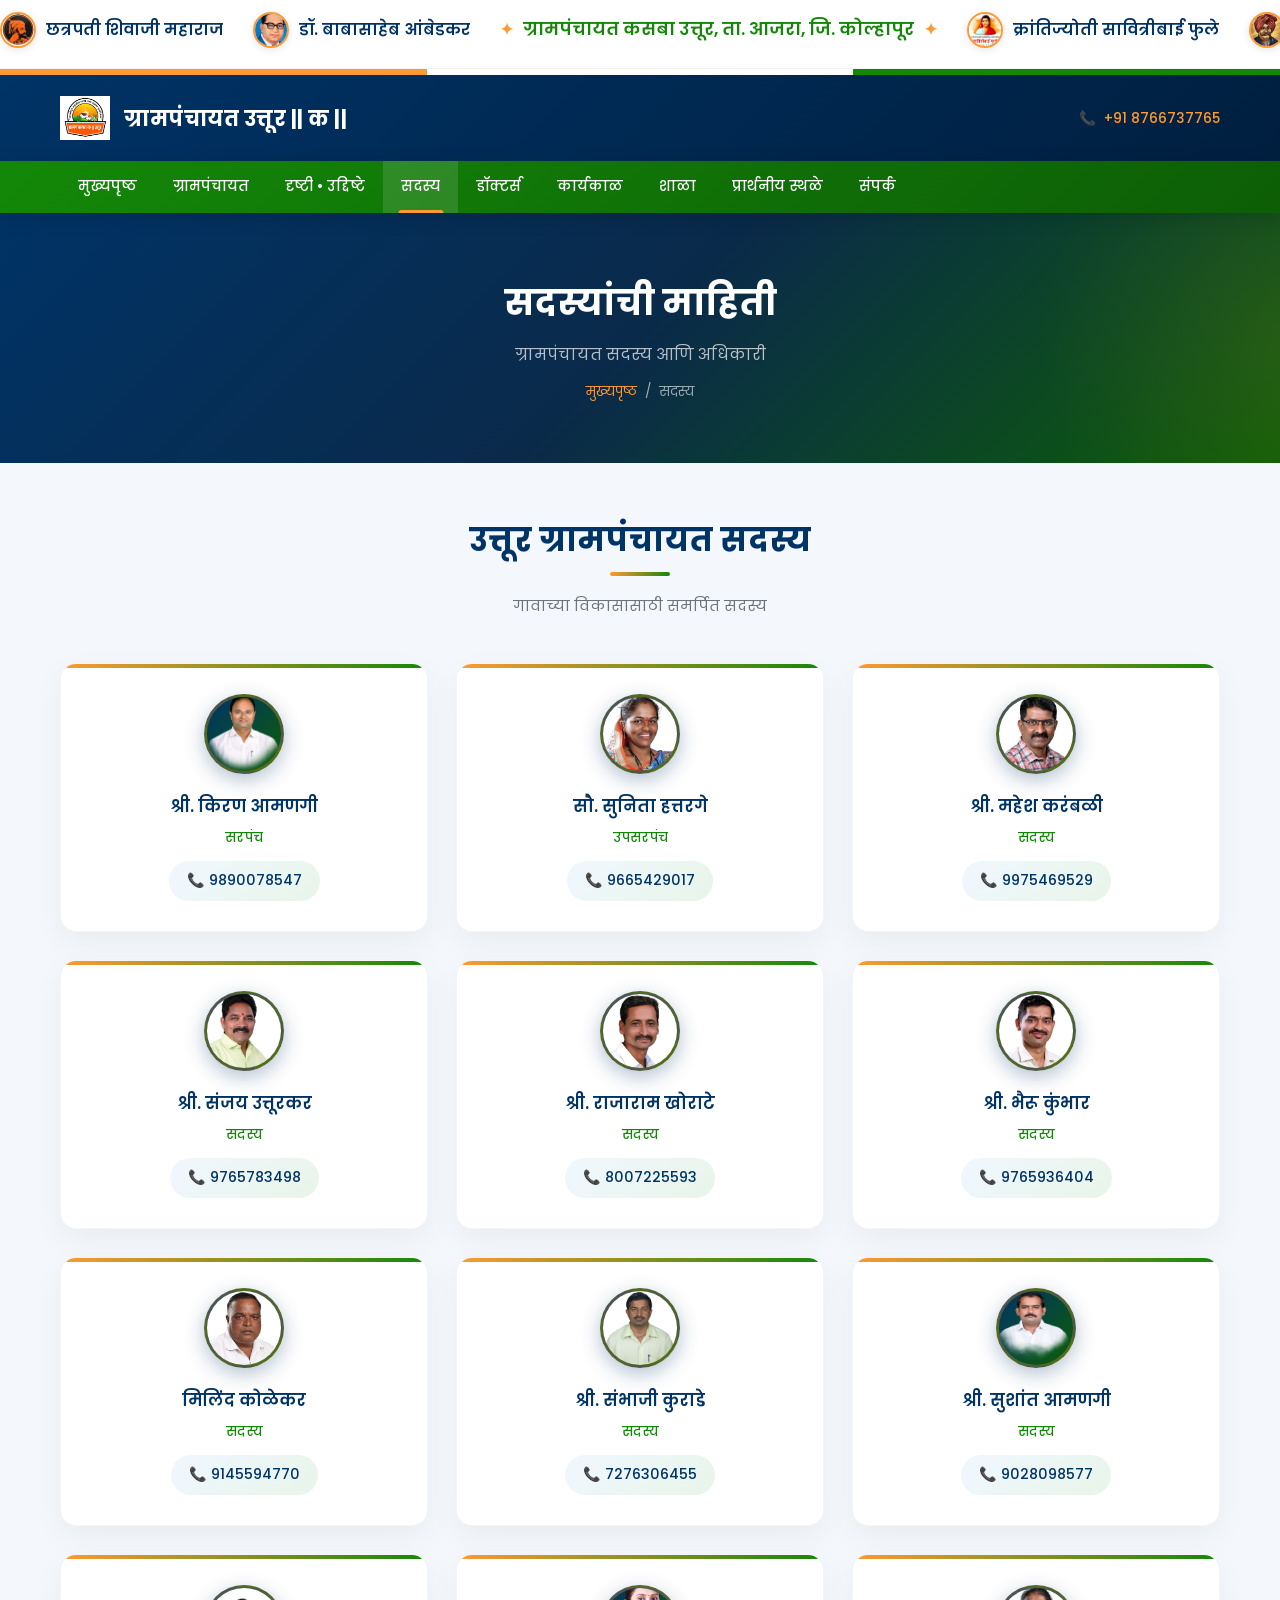
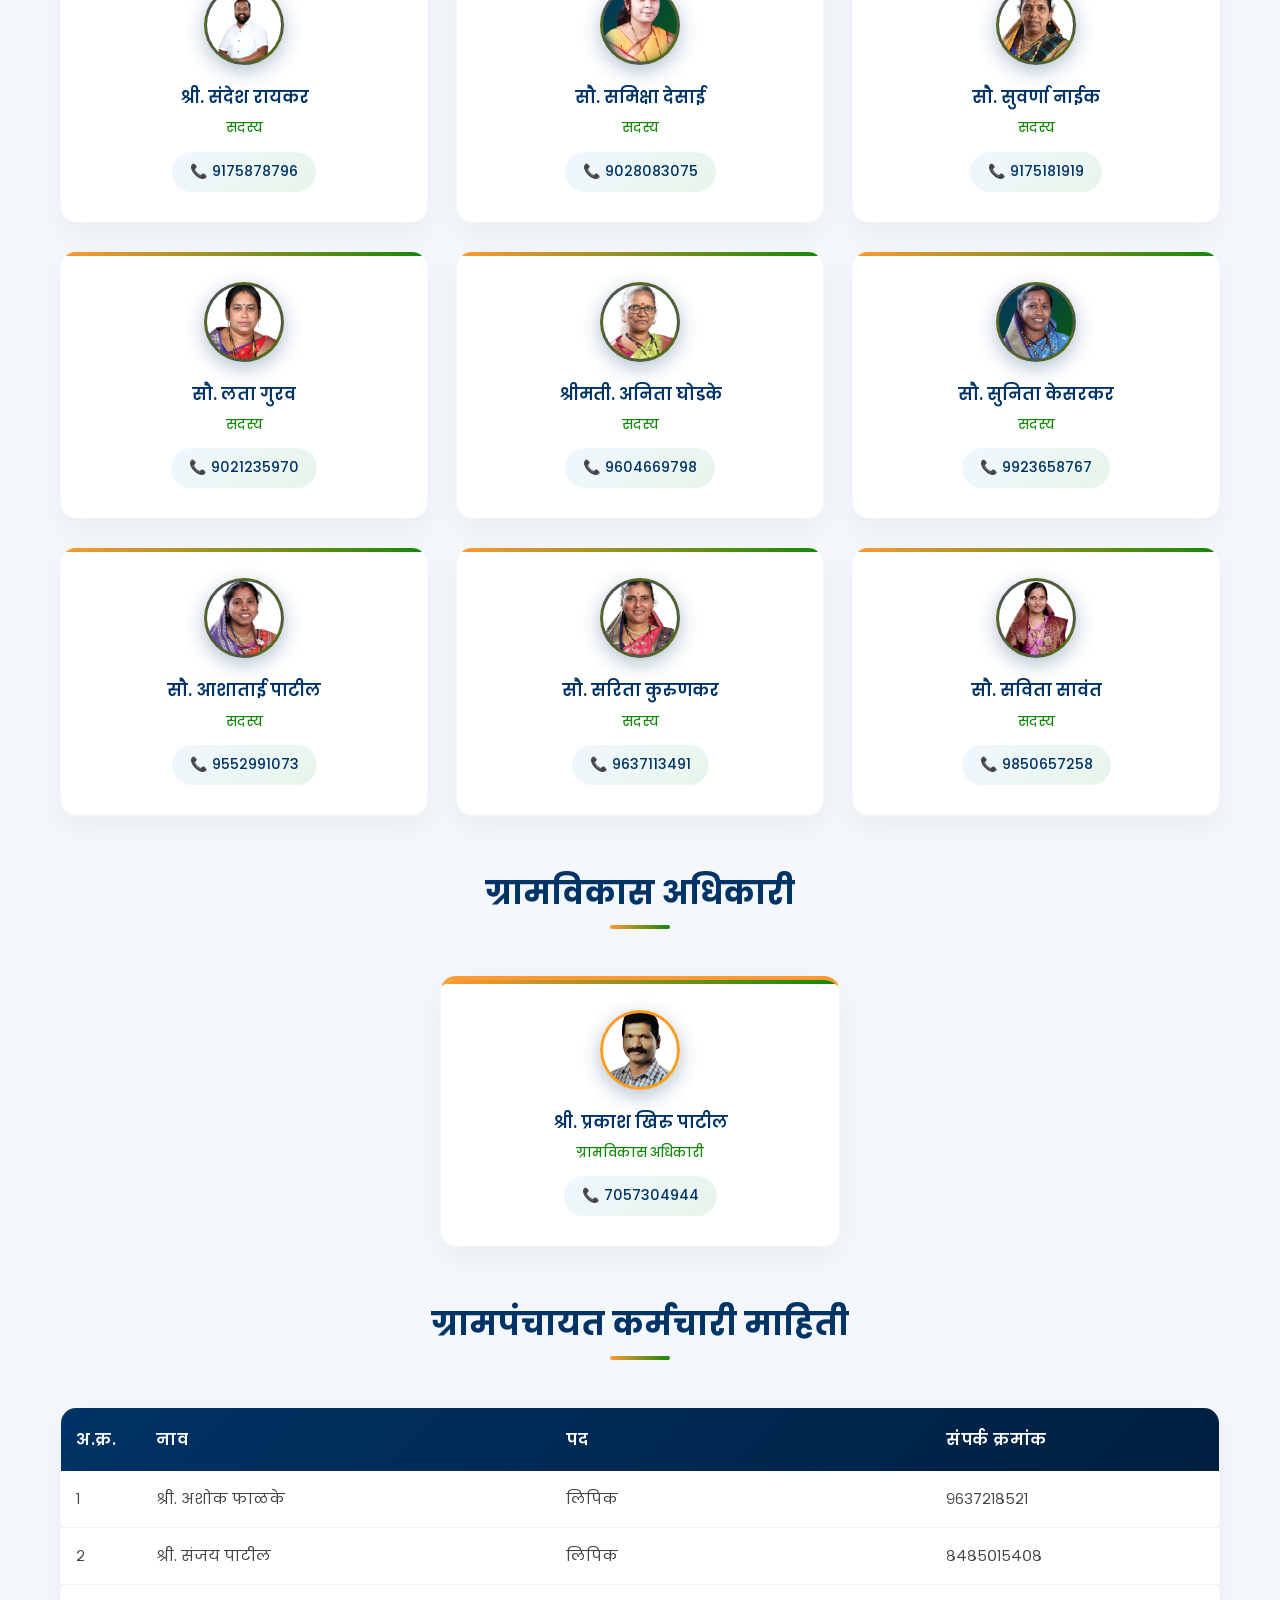
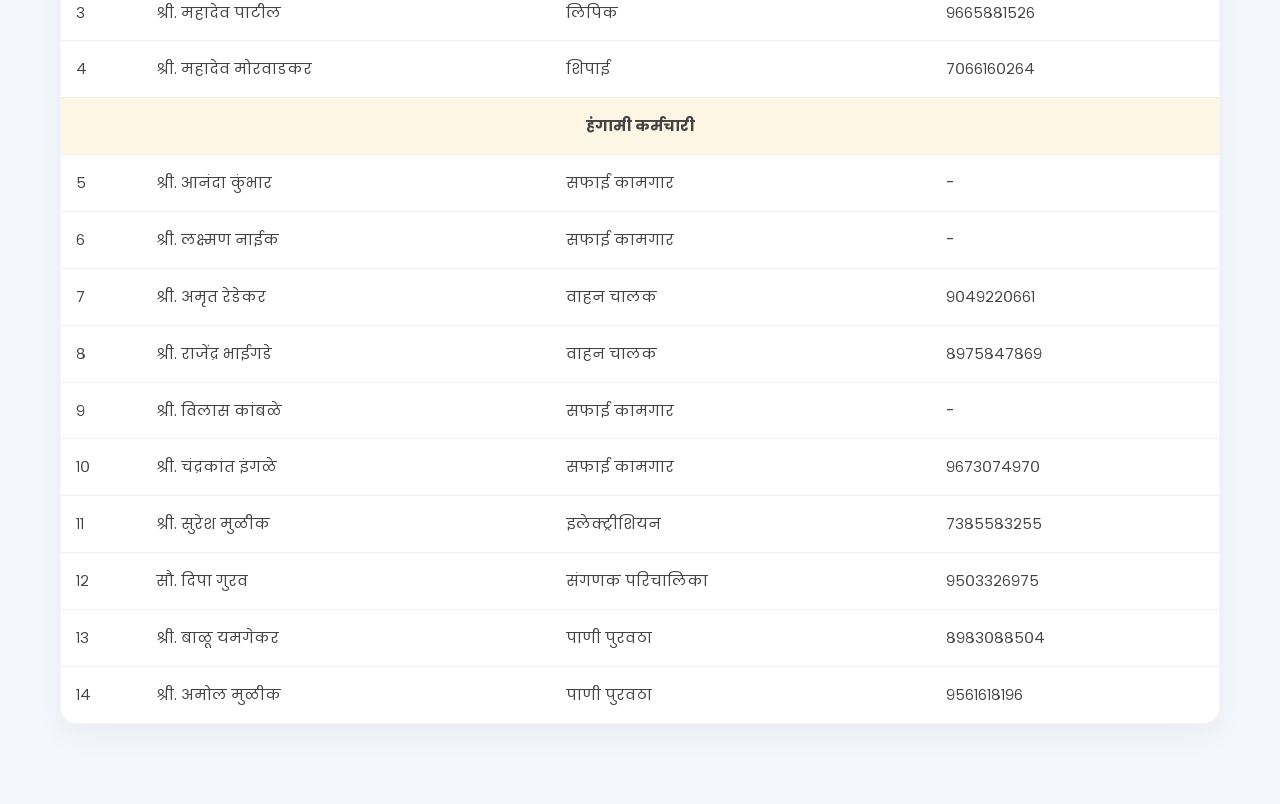
<file: members.html>
<!DOCTYPE html>
<html lang="mr">
<head>
  <meta charset="UTF-8">
  <meta name="viewport" content="width=device-width, initial-scale=1.0">
  <meta name="description" content="उत्तूर ग्रामपंचायत सदस्यांची माहिती - सर्व सदस्य आणि ग्रामविकास अधिकारी">
  <title>सदस्यांची माहिती - Uttur Grampanchayat</title>
  <link rel="stylesheet" href="styles.css">
</head>
<body>
  <div id="site-header"></div>
  <div id="page-hero"></div>

  <div class="container">
    <div class="section-title fade-in">
      <h2>उत्तूर ग्रामपंचायत सदस्य</h2>
      <p>गावाच्या विकासासाठी समर्पित सदस्य</p>
    </div>
    <div class="members-grid" id="membersGrid"></div>

    <div style="margin-top: 50px;">
      <div class="section-title fade-in">
        <h2>ग्रामविकास अधिकारी</h2>
      </div>
      <div class="members-grid" style="max-width: 400px; margin: 0 auto;">
        <div class="member-card fade-in" style="border-top: 4px solid var(--saffron);">
          <div class="member-avatar" style="background: linear-gradient(135deg, var(--saffron), var(--gold));"><img src="Images/gramsevak.png" alt="श्री. प्रकाश खिरु पाटील"></div>
          <h3>श्री. प्रकाश खिरु पाटील</h3>
          <span class="designation">ग्रामविकास अधिकारी</span>
          <a href="tel:7057304944" class="phone">📞 7057304944</a>
        </div>
      </div>
    </div>

    <div style="margin-top: 50px;">
      <div class="section-title fade-in">
        <h2>ग्रामपंचायत कर्मचारी माहिती</h2>
      </div>
      <div class="table-wrapper fade-in">
        <table class="premium-table">
          <thead>
            <tr>
              <th style="width: 80px;">अ.क्र.</th>
              <th>नाव</th>
              <th>पद</th>
              <th>संपर्क क्रमांक</th>
            </tr>
          </thead>
          <tbody>
            <tr><td>१</td><td>श्री. अशोक फाळके</td><td>लिपिक</td><td>९६३७२१८५२१</td></tr>
            <tr><td>२</td><td>श्री. संजय पाटील</td><td>लिपिक</td><td>८४८५०१५४०८</td></tr>
            <tr><td>३</td><td>श्री. महादेव पाटील</td><td>लिपिक</td><td>९६६५८८१५२६</td></tr>
            <tr><td>४</td><td>श्री. महादेव मोरवाडकर</td><td>शिपाई</td><td>७०६६१६०२६४</td></tr>
            <tr style="background: rgba(240, 165, 0, 0.1); font-weight: bold;"><td colspan="4" style="text-align: center;">हंगामी कर्मचारी</td></tr>
            <tr><td>५</td><td>श्री. आनंदा कुंभार</td><td>सफाई कामगार</td><td>-</td></tr>
            <tr><td>६</td><td>श्री. लक्ष्मण नाईक</td><td>सफाई कामगार</td><td>-</td></tr>
            <tr><td>७</td><td>श्री. अमृत रेडेकर</td><td>वाहन चालक</td><td>९०४९२२०६६१</td></tr>
            <tr><td>८</td><td>श्री. राजेंद्र भाईगडे</td><td>वाहन चालक</td><td>८९७५८४७८६९</td></tr>
            <tr><td>९</td><td>श्री. विलास कांबळे</td><td>सफाई कामगार</td><td>-</td></tr>
            <tr><td>१०</td><td>श्री. चंद्रकांत इंगळे</td><td>सफाई कामगार</td><td>९६७३०७४९७०</td></tr>
            <tr><td>११</td><td>श्री. सुरेश मुळीक</td><td>इलेक्ट्रीशियन</td><td>७३८५५८३२५५</td></tr>
            <tr><td>१२</td><td>सौ. दिपा गुरव</td><td>संगणक परिचालिका</td><td>९५०३३२६९७५</td></tr>
            <tr><td>१३</td><td>श्री. बाळू यमगेकर</td><td>पाणी पुरवठा</td><td>८९८३०८८५०४</td></tr>
            <tr><td>१४</td><td>श्री. अमोल मुळीक</td><td>पाणी पुरवठा</td><td>९५६१६१८१९६</td></tr>
          </tbody>
        </table>
      </div>
    </div>
  </div>

  <div id="site-footer"></div>

  <script src="components.js"></script>
  <script>
    document.getElementById('site-header').innerHTML = renderHeader('members.html');
    document.getElementById('page-hero').innerHTML = renderPageHero('सदस्यांची माहिती', 'ग्रामपंचायत सदस्य आणि अधिकारी', 'सदस्य');
    const imageMap = {
      'श्री. किरण आमणगी': 'Images/sarpanch.png',
      'सौ. सुनिता हत्तरगे': 'Images/सौ. सुनिता हत्तरगे.png',
      'श्री. महेश करंबळी': 'Images/sadasya_1_New.png',
      'श्री. संजय उत्तूरकर': 'Images/sadasya_10_New.png',
      'श्री. राजाराम खोराटे': 'Images/sadasya_11_New.png',
      'श्री. भैरू कुंभार': 'Images/sadasya_12_New.png',
      'मिलिंद कोळेकर': 'Images/sadasya_2_New.png',
      'श्री. संभाजी कुराडे': 'Images/sadasya_13_New.png',
      'श्री. सुशांत आमणगी': 'Images/sadasya_14.png',
      'श्री. संदेश रायकर': 'Images/sadasya_15_New.png',
      'सौ. समिक्षा देसाई': 'Images/dsarpanch.png',
      'सौ. सुवर्णा नाईक': 'Images/sadasya_4_New.png',
      'सौ. लता गुरव': 'Images/sadasya_6_New.png',
      'श्रीमती. अनिता घोडके': 'Images/sadasya_3_New.png',
      'सौ. सुनिता केसरकर': 'Images/sadasya_7_New.png',
      'सौ. आशाताई पाटील': 'Images/sadasya_9_New.png',
      'सौ. सरिता कुरुणकर': 'Images/sadasya_5_New.png',
      'सौ. सविता सावंत': 'Images/sadasya_16_New.png'
    };

    const members = [
      { name: 'श्री. किरण आमणगी', phone: '9890078547', role: 'सरपंच' },
      { name: 'सौ. सुनिता हत्तरगे', phone: '9665429017', role: 'उपसरपंच' },
      { name: 'श्री. महेश करंबळी', phone: '9975469529', role: 'सदस्य' },
      { name: 'श्री. संजय उत्तूरकर', phone: '9765783498', role: 'सदस्य' },
      { name: 'श्री. राजाराम खोराटे', phone: '8007225593', role: 'सदस्य' },
      { name: 'श्री. भैरू कुंभार', phone: '9765936404', role: 'सदस्य' },
      { name: 'मिलिंद कोळेकर', phone: '9145594770', role: 'सदस्य' },
      { name: 'श्री. संभाजी कुराडे', phone: '7276306455', role: 'सदस्य' },
      { name: 'श्री. सुशांत आमणगी', phone: '9028098577', role: 'सदस्य' },
      { name: 'श्री. संदेश रायकर', phone: '9175878796', role: 'सदस्य' },
      { name: 'सौ. समिक्षा देसाई', phone: '9028083075', role: 'सदस्य' },
      { name: 'सौ. सुवर्णा नाईक', phone: '9175181919', role: 'सदस्य' },
      { name: 'सौ. लता गुरव', phone: '9021235970', role: 'सदस्य' },
      { name: 'श्रीमती. अनिता घोडके', phone: '9604669798', role: 'सदस्य' },
      { name: 'सौ. सुनिता केसरकर', phone: '9923658767', role: 'सदस्य' },
      { name: 'सौ. आशाताई पाटील', phone: '9552991073', role: 'सदस्य' },
      { name: 'सौ. सरिता कुरुणकर', phone: '9637113491', role: 'सदस्य' },
      { name: 'सौ. सविता सावंत', phone: '9850657258', role: 'सदस्य' },
    ];

    const grid = document.getElementById('membersGrid');
    members.forEach((m, i) => {
      const hasImg = imageMap[m.name];
      const avatarContent = hasImg
        ? `<img src="${imageMap[m.name]}" alt="${m.name}">`
        : '👤';
      grid.innerHTML += `
        <div class="member-card fade-in" style="animation-delay: ${i * 50}ms">
          <div class="member-avatar">${avatarContent}</div>
          <h3>${m.name}</h3>
          <span class="designation">${m.role}</span>
          <a href="tel:${m.phone}" class="phone">📞 ${m.phone}</a>
        </div>`;
    });

    // Init
    const btn = document.getElementById('hamburgerBtn');
    const nav = document.getElementById('navLinks');
    if (btn && nav) btn.addEventListener('click', () => nav.classList.toggle('open'));
    const fadeObserver = new IntersectionObserver((entries) => {
      entries.forEach(e => { if (e.isIntersecting) e.target.classList.add('visible'); });
    }, { threshold: 0.1 });
    document.querySelectorAll('.fade-in').forEach(el => fadeObserver.observe(el));
  </script>
</body>
</html>
</file>
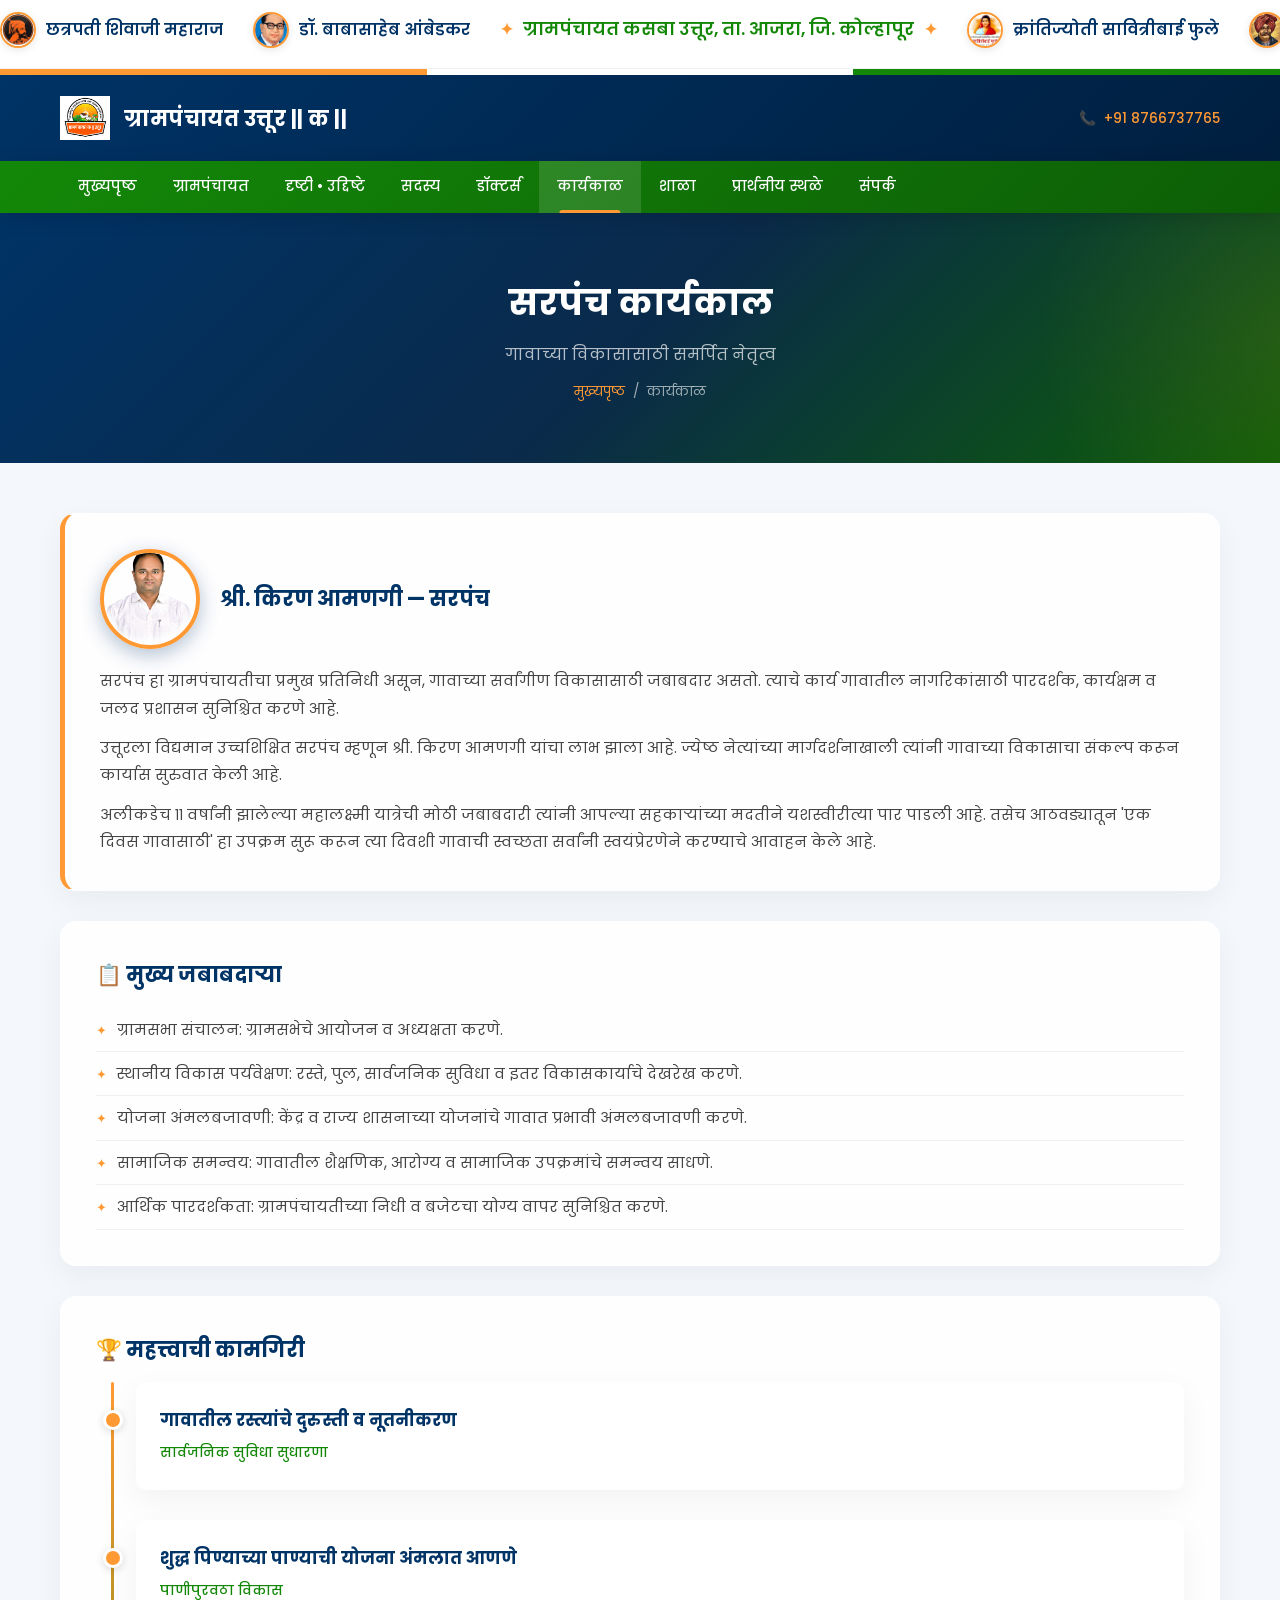
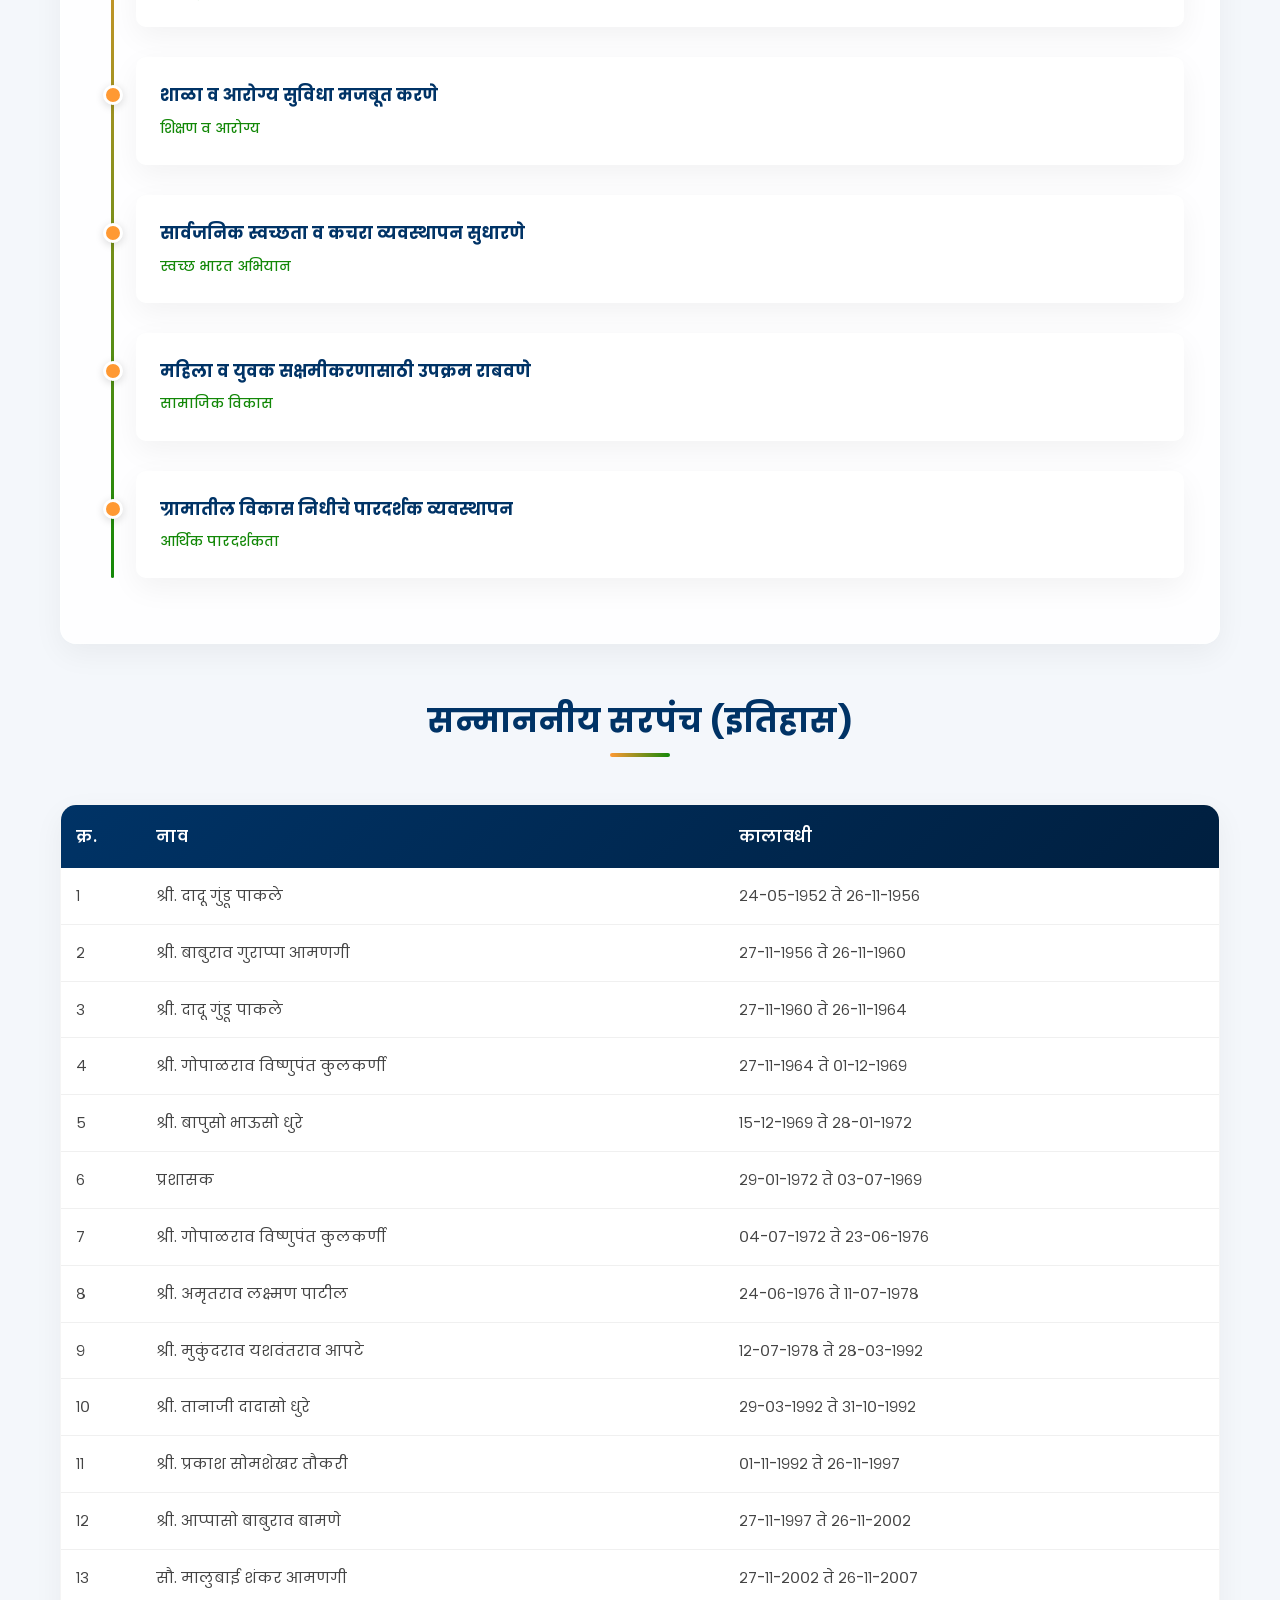
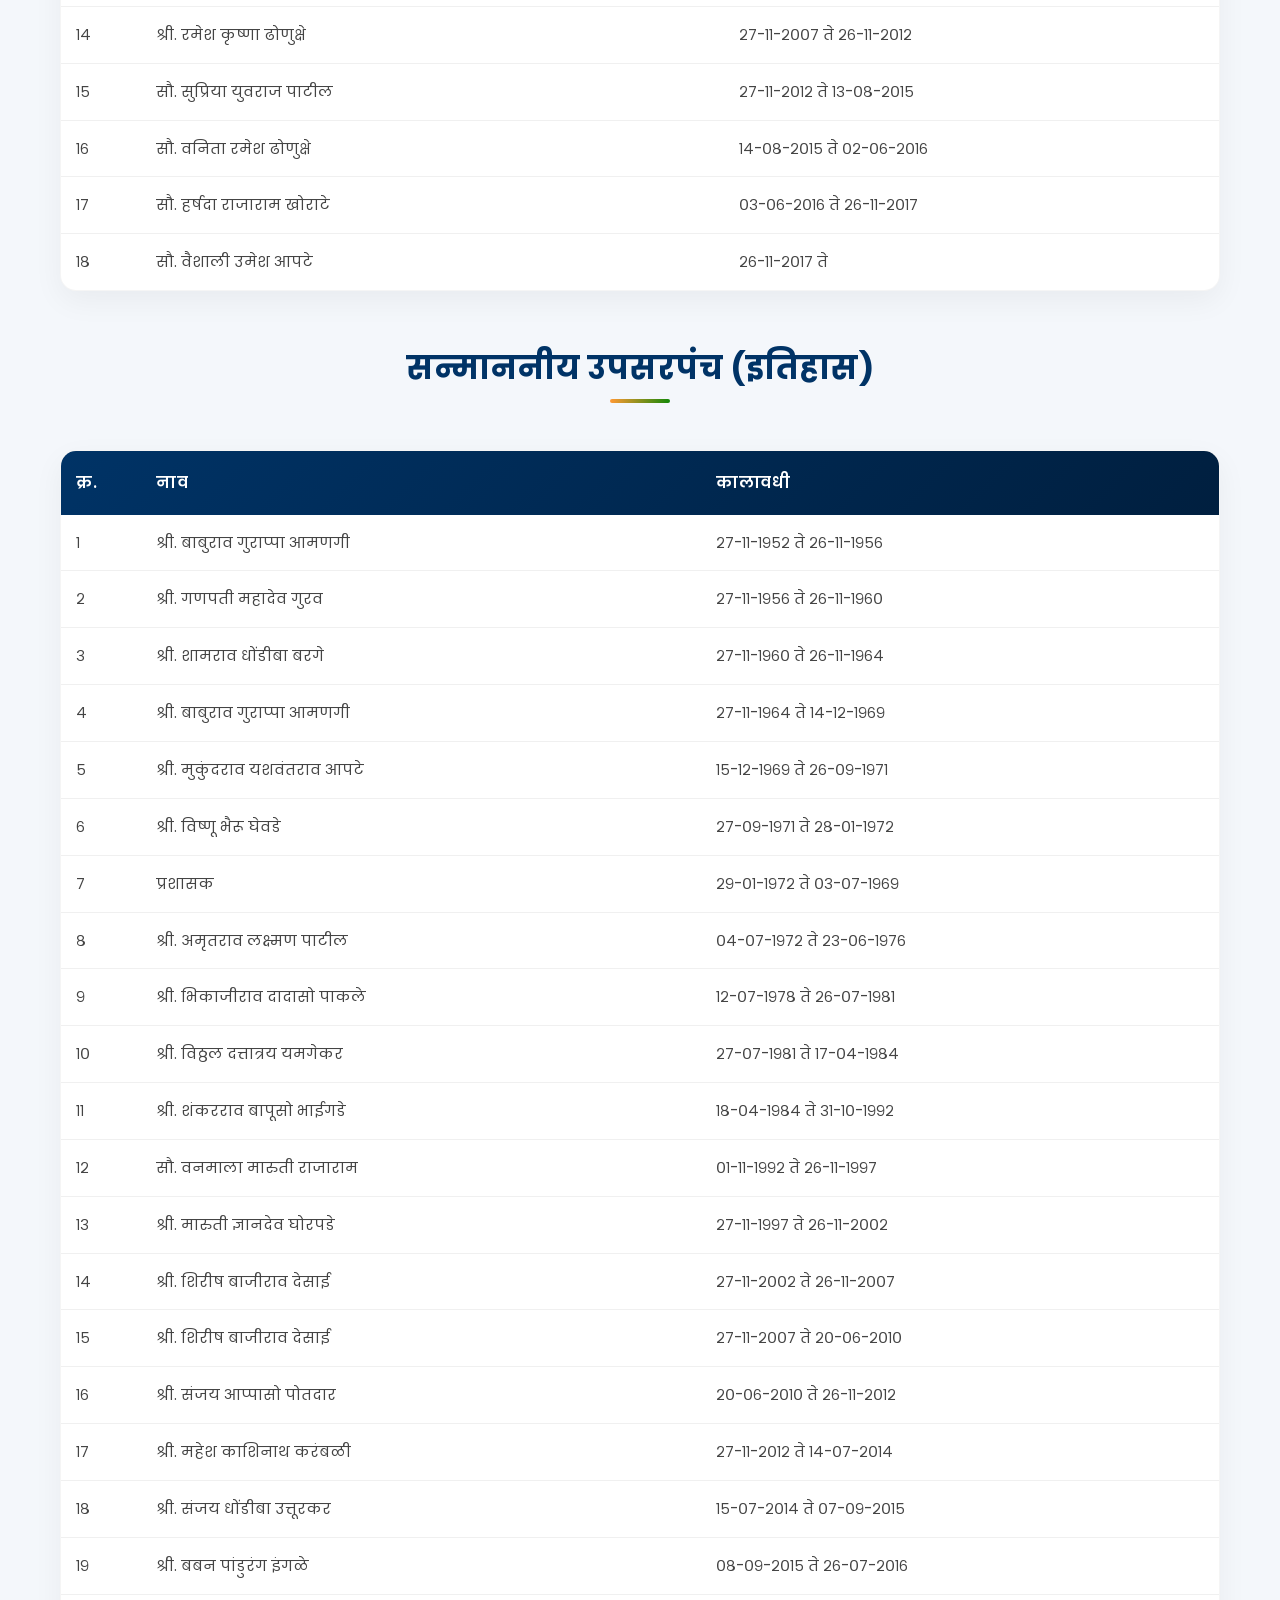
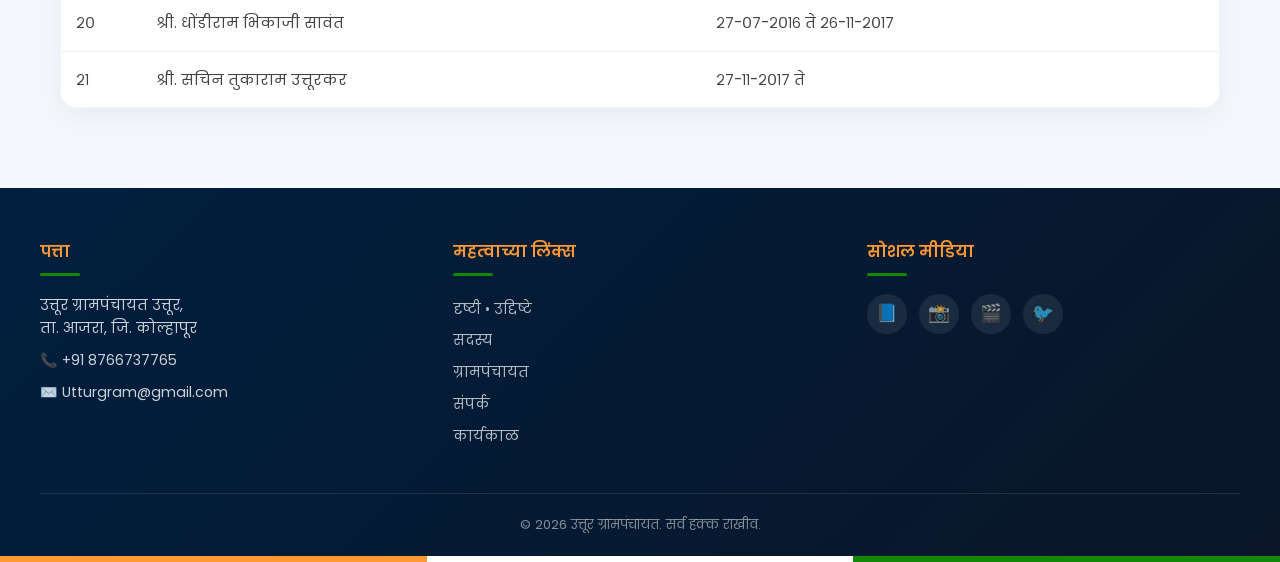
<file: sarpanch.html>
<!DOCTYPE html>
<html lang="mr">
<head>
  <meta charset="UTF-8">
  <meta name="viewport" content="width=device-width, initial-scale=1.0">
  <meta name="description" content="उत्तूर ग्रामपंचायत सरपंच कार्यकाळ - जबाबदाऱ्या आणि कामगिरी">
  <title>सरपंच कार्यकाल - Uttur Grampanchayat</title>
  <link rel="stylesheet" href="styles.css">
</head>
<body>
  <div id="site-header"></div>
  <div id="page-hero"></div>

  <div class="container">
    <div class="info-card fade-in" style="border-left: 5px solid var(--saffron);">
      <div style="display: flex; align-items: center; gap: 20px; margin-bottom: 18px; flex-wrap: wrap;">
        <div style="width: 100px; height: 100px; border-radius: 50%; overflow: hidden; border: 4px solid var(--saffron); box-shadow: 0 6px 20px rgba(0,51,102,0.3); flex-shrink: 0;">
          <img src="Images/sarpanch.png" alt="श्री. किरण आमणगी" style="width:100%;height:100%;object-fit:cover;">
        </div>
        <div>
          <h3 style="margin-bottom: 2px;">श्री. किरण आमणगी — सरपंच</h3>
        </div>
      </div>
      <p>सरपंच हा ग्रामपंचायतीचा प्रमुख प्रतिनिधी असून, गावाच्या सर्वांगीण विकासासाठी जबाबदार असतो. त्याचे कार्य गावातील नागरिकांसाठी पारदर्शक, कार्यक्षम व जलद प्रशासन सुनिश्चित करणे आहे.</p>
      <p style="margin-top:12px;">उत्तूरला विद्यमान उच्चशिक्षित सरपंच म्हणून श्री. किरण आमणगी यांचा लाभ झाला आहे. ज्येष्ठ नेत्यांच्या मार्गदर्शनाखाली त्यांनी गावाच्या विकासाचा संकल्प करून कार्यास सुरुवात केली आहे.</p>
      <p style="margin-top:12px;">अलीकडेच ११ वर्षांनी झालेल्या महालक्ष्मी यात्रेची मोठी जबाबदारी त्यांनी आपल्या सहकाऱ्यांच्या मदतीने यशस्वीरीत्या पार पाडली आहे. तसेच आठवड्यातून 'एक दिवस गावासाठी' हा उपक्रम सुरू करून त्या दिवशी गावाची स्वच्छता सर्वांनी स्वयंप्रेरणेने करण्याचे आवाहन केले आहे.</p>
    </div>

    <div class="info-card fade-in">
      <h3>📋 मुख्य जबाबदाऱ्या</h3>
      <ul>
        <li>ग्रामसभा संचालन: ग्रामसभेचे आयोजन व अध्यक्षता करणे.</li>
        <li>स्थानीय विकास पर्यवेक्षण: रस्ते, पुल, सार्वजनिक सुविधा व इतर विकासकार्याचे देखरेख करणे.</li>
        <li>योजना अंमलबजावणी: केंद्र व राज्य शासनाच्या योजनांचे गावात प्रभावी अंमलबजावणी करणे.</li>
        <li>सामाजिक समन्वय: गावातील शैक्षणिक, आरोग्य व सामाजिक उपक्रमांचे समन्वय साधणे.</li>
        <li>आर्थिक पारदर्शकता: ग्रामपंचायतीच्या निधी व बजेटचा योग्य वापर सुनिश्चित करणे.</li>
      </ul>
    </div>

    <div class="info-card fade-in">
      <h3>🏆 महत्त्वाची कामगिरी</h3>
      <div class="timeline">
        <div class="timeline-item">
          <h4>गावातील रस्त्यांचे दुरुस्ती व नूतनीकरण</h4>
          <span class="period">सार्वजनिक सुविधा सुधारणा</span>
        </div>
        <div class="timeline-item">
          <h4>शुद्ध पिण्याच्या पाण्याची योजना अंमलात आणणे</h4>
          <span class="period">पाणीपुरवठा विकास</span>
        </div>
        <div class="timeline-item">
          <h4>शाळा व आरोग्य सुविधा मजबूत करणे</h4>
          <span class="period">शिक्षण व आरोग्य</span>
        </div>
        <div class="timeline-item">
          <h4>सार्वजनिक स्वच्छता व कचरा व्यवस्थापन सुधारणे</h4>
          <span class="period">स्वच्छ भारत अभियान</span>
        </div>
        <div class="timeline-item">
          <h4>महिला व युवक सक्षमीकरणासाठी उपक्रम राबवणे</h4>
          <span class="period">सामाजिक विकास</span>
        </div>
        <div class="timeline-item">
          <h4>ग्रामातील विकास निधीचे पारदर्शक व्यवस्थापन</h4>
          <span class="period">आर्थिक पारदर्शकता</span>
        </div>
      </div>
    </div>

    <!-- Historical Tables -->
    <div class="section-title fade-in" style="margin-top: 50px;">
      <h2>सन्माननीय सरपंच (इतिहास)</h2>
    </div>
    <div class="table-wrapper fade-in">
      <table class="premium-table">
        <thead>
          <tr>
            <th style="width: 80px;">क्र.</th>
            <th>नाव</th>
            <th>कालावधी</th>
          </tr>
        </thead>
        <tbody>
          <tr><td>१</td><td>श्री. दादू गुंडू पाकले</td><td>२४-०५-१९५२ ते २६-११-१९५६</td></tr>
          <tr><td>२</td><td>श्री. बाबुराव गुराप्पा आमणगी</td><td>२७-११-१९५६ ते २६-११-१९६०</td></tr>
          <tr><td>३</td><td>श्री. दादू गुंडू पाकले</td><td>२७-११-१९६० ते २६-११-१९६४</td></tr>
          <tr><td>४</td><td>श्री. गोपाळराव विष्णुपंत कुलकर्णी</td><td>२७-११-१९६४ ते ०१-१२-१९६९</td></tr>
          <tr><td>५</td><td>श्री. बापुसो भाऊसो धुरे</td><td>१५-१२-१९६९ ते २८-०१-१९७२</td></tr>
          <tr><td>६</td><td>प्रशासक</td><td>२९-०१-१९७२ ते ०३-०७-१९६९</td></tr>
          <tr><td>७</td><td>श्री. गोपाळराव विष्णुपंत कुलकर्णी</td><td>०४-०७-१९७२ ते २३-०६-१९७६</td></tr>
          <tr><td>८</td><td>श्री. अमृतराव लक्ष्मण पाटील</td><td>२४-०६-१९७६ ते ११-०७-१९७८</td></tr>
          <tr><td>९</td><td>श्री. मुकुंदराव यशवंतराव आपटे</td><td>१२-०७-१९७८ ते २८-०३-१९९२</td></tr>
          <tr><td>१०</td><td>श्री. तानाजी दादासो धुरे</td><td>२९-०३-१९९२ ते ३१-१०-१९९२</td></tr>
          <tr><td>११</td><td>श्री. प्रकाश सोमशेखर तौकरी</td><td>०१-११-१९९२ ते २६-११-१९९७</td></tr>
          <tr><td>१२</td><td>श्री. आप्पासो बाबुराव बामणे</td><td>२७-११-१९९७ ते २६-११-२००२</td></tr>
          <tr><td>१३</td><td>सौ. मालुबाई शंकर आमणगी</td><td>२७-११-२००२ ते २६-११-२००७</td></tr>
          <tr><td>१४</td><td>श्री. रमेश कृष्णा ढोणुक्षे</td><td>२७-११-२००७ ते २६-११-२०१२</td></tr>
          <tr><td>१५</td><td>सौ. सुप्रिया युवराज पाटील</td><td>२७-११-२०१२ ते १३-०८-२०१५</td></tr>
          <tr><td>१६</td><td>सौ. वनिता रमेश ढोणुक्षे</td><td>१४-०८-२०१५ ते ०२-०६-२०१६</td></tr>
          <tr><td>१७</td><td>सौ. हर्षदा राजाराम खोराटे</td><td>०३-०६-२०१६ ते २६-११-२०१७</td></tr>
          <tr><td>१८</td><td>सौ. वैशाली उमेश आपटे</td><td>२६-११-२०१७ ते </td></tr>
        </tbody>
      </table>
    </div>

    <div class="section-title fade-in" style="margin-top: 50px;">
      <h2>सन्माननीय उपसरपंच (इतिहास)</h2>
    </div>
    <div class="table-wrapper fade-in">
      <table class="premium-table">
        <thead>
          <tr>
            <th style="width: 80px;">क्र.</th>
            <th>नाव</th>
            <th>कालावधी</th>
          </tr>
        </thead>
        <tbody>
          <tr><td>१</td><td>श्री. बाबुराव गुराप्पा आमणगी</td><td>२७-११-१९५२ ते २६-११-१९५६</td></tr>
          <tr><td>२</td><td>श्री. गणपती महादेव गुरव</td><td>२७-११-१९५६ ते २६-११-१९६०</td></tr>
          <tr><td>३</td><td>श्री. शामराव धोंडीबा बरगे</td><td>२७-११-१९६० ते २६-११-१९६४</td></tr>
          <tr><td>४</td><td>श्री. बाबुराव गुराप्पा आमणगी</td><td>२७-११-१९६४ ते १४-१२-१९६९</td></tr>
          <tr><td>५</td><td>श्री. मुकुंदराव यशवंतराव आपटे</td><td>१५-१२-१९६९ ते २६-०९-१९७१</td></tr>
          <tr><td>६</td><td>श्री. विष्णू भैरू घेवडे</td><td>२७-०९-१९७१ ते २८-०१-१९७२</td></tr>
          <tr><td>७</td><td>प्रशासक</td><td>२९-०१-१९७२ ते ०३-०७-१९६९</td></tr>
          <tr><td>८</td><td>श्री. अमृतराव लक्ष्मण पाटील</td><td>०४-०७-१९७२ ते २३-०६-१९७६</td></tr>
          <tr><td>९</td><td>श्री. भिकाजीराव दादासो पाकले</td><td>१२-०७-१९७८ ते २६-०७-१९८१</td></tr>
          <tr><td>१०</td><td>श्री. विठ्ठल दत्तात्रय यमगेकर</td><td>२७-०७-१९८१ ते १७-०४-१९८४</td></tr>
          <tr><td>११</td><td>श्री. शंकरराव बापूसो भाईगडे</td><td>१८-०४-१९८४ ते ३१-१०-१९९२</td></tr>
          <tr><td>१२</td><td>सौ. वनमाला मारुती राजाराम</td><td>०१-११-१९९२ ते २६-११-१९९७</td></tr>
          <tr><td>१३</td><td>श्री. मारुती ज्ञानदेव घोरपडे</td><td>२७-११-१९९७ ते २६-११-२००२</td></tr>
          <tr><td>१४</td><td>श्री. शिरीष बाजीराव देसाई</td><td>२७-११-२००२ ते २६-११-२००७</td></tr>
          <tr><td>१५</td><td>श्री. शिरीष बाजीराव देसाई</td><td>२७-११-२००७ ते २०-०६-२०१०</td></tr>
          <tr><td>१६</td><td>श्री. संजय आप्पासो पोतदार</td><td>२०-०६-२०१० ते २६-११-२०१२</td></tr>
          <tr><td>१७</td><td>श्री. महेश काशिनाथ करंबळी</td><td>२७-११-२०१२ ते १४-०७-२०१४</td></tr>
          <tr><td>१८</td><td>श्री. संजय धोंडीबा उत्तूरकर</td><td>१५-०७-२०१४ ते ०७-०९-२०१५</td></tr>
          <tr><td>१९</td><td>श्री. बबन पांडुरंग इंगळे</td><td>०८-०९-२०१५ ते २६-०७-२०१६</td></tr>
          <tr><td>२०</td><td>श्री. धोंडीराम भिकाजी सावंत</td><td>२७-०७-२०१६ ते २६-११-२०१७</td></tr>
          <tr><td>२१</td><td>श्री. सचिन तुकाराम उत्तूरकर</td><td>२७-११-२०१७ ते </td></tr>
        </tbody>
      </table>
    </div>

  </div>

  <div id="site-footer"></div>

  <script src="components.js"></script>
  <script>
    document.getElementById('site-header').innerHTML = renderHeader('sarpanch.html');
    document.getElementById('page-hero').innerHTML = renderPageHero('सरपंच कार्यकाल', 'गावाच्या विकासासाठी समर्पित नेतृत्व', 'कार्यकाळ');
    document.getElementById('site-footer').innerHTML = renderFooter();
    const btn = document.getElementById('hamburgerBtn');
    const nav = document.getElementById('navLinks');
    if (btn && nav) btn.addEventListener('click', () => nav.classList.toggle('open'));
    const obs = new IntersectionObserver(e => e.forEach(el => { if (el.isIntersecting) el.target.classList.add('visible'); }), { threshold: 0.1 });
    document.querySelectorAll('.fade-in').forEach(el => obs.observe(el));
  </script>
</body>
</html>
</file>
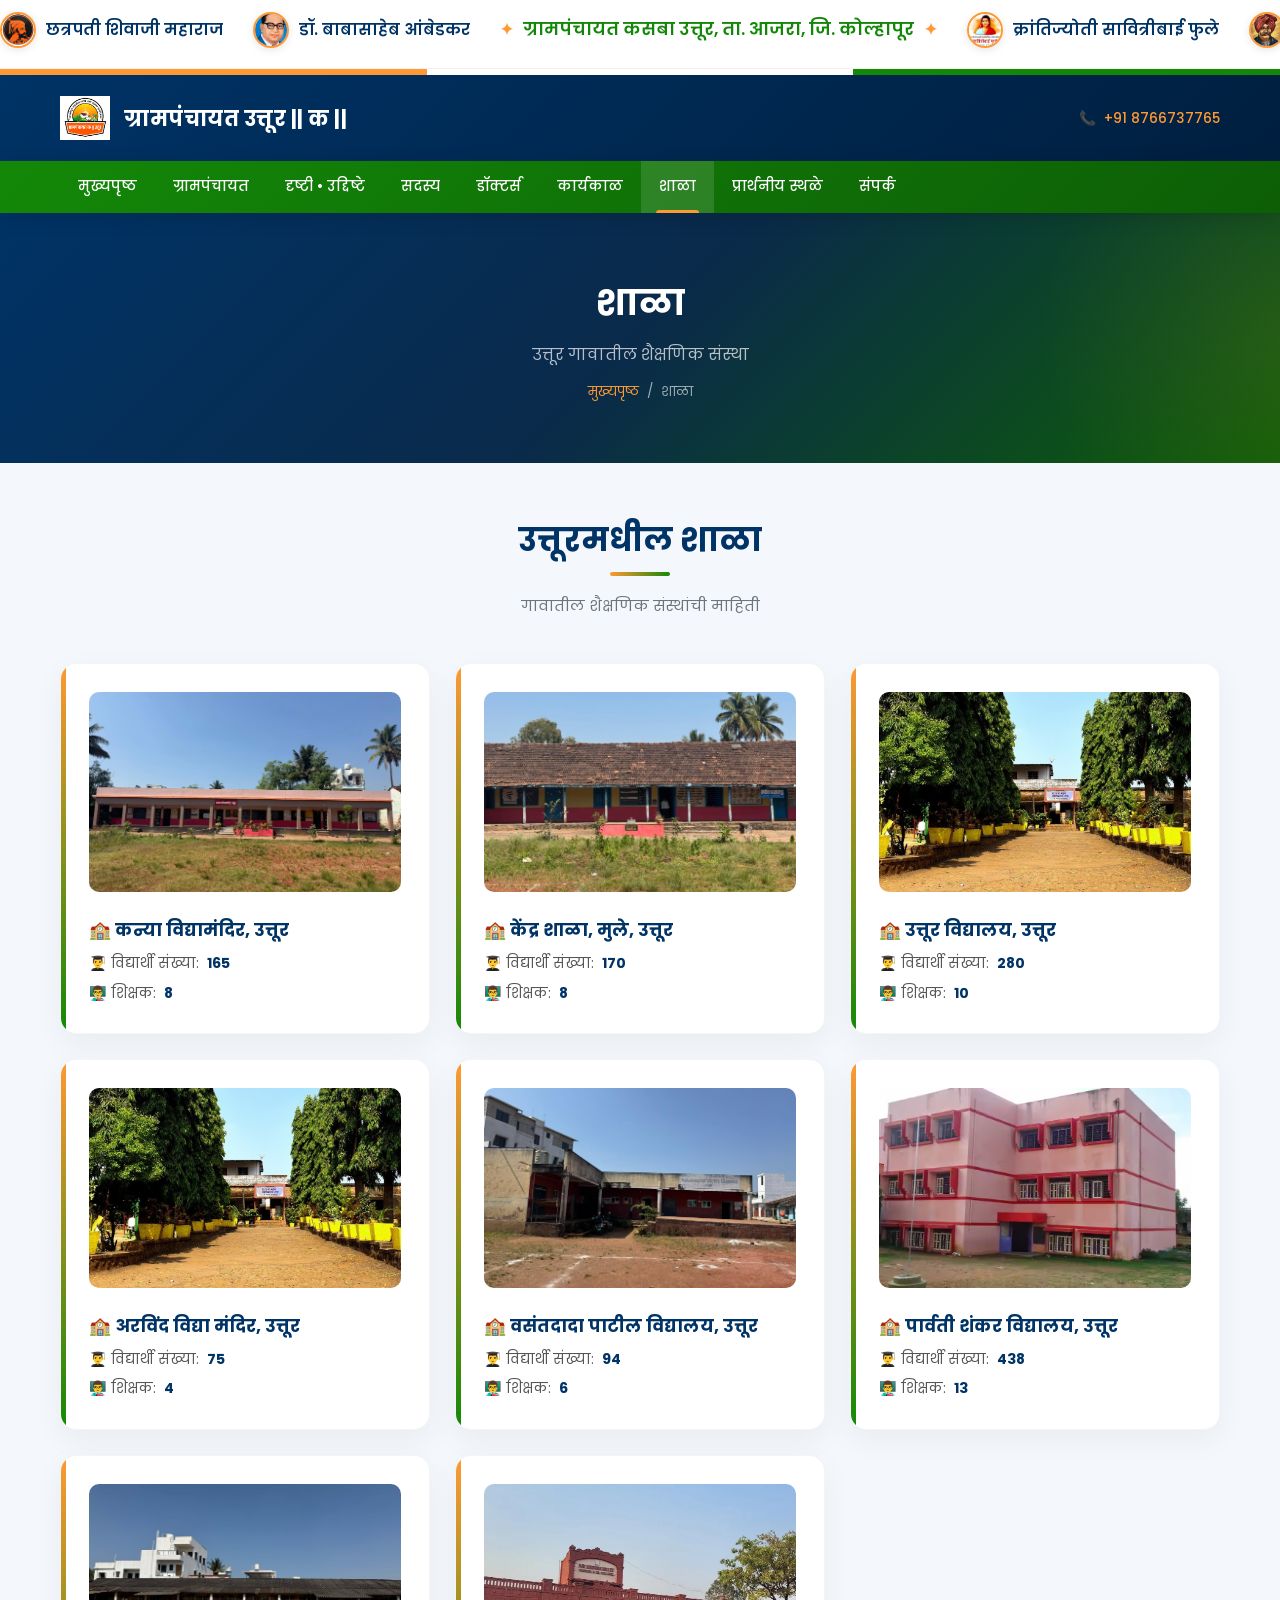
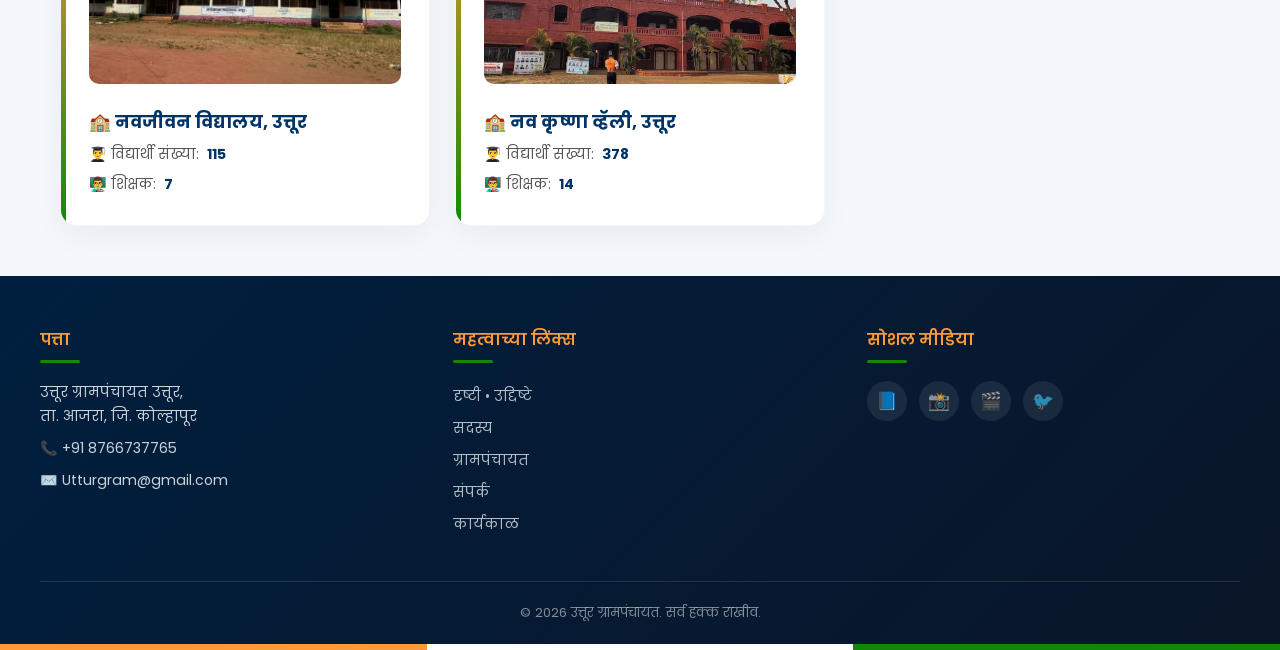
<file: schools.html>
<!DOCTYPE html>
<html lang="mr">
<head>
  <meta charset="UTF-8">
  <meta name="viewport" content="width=device-width, initial-scale=1.0">
  <meta name="description" content="उत्तूर गावातील शाळांची माहिती - विद्यार्थी संख्या आणि शिक्षक">
  <title>शाळा - Uttur Grampanchayat</title>
  <link rel="stylesheet" href="styles.css">
</head>
<body>
  <div id="site-header"></div>
  <div id="page-hero"></div>

  <div class="container">
    <div class="section-title fade-in">
      <h2>उत्तूरमधील शाळा</h2>
      <p>गावातील शैक्षणिक संस्थांची माहिती</p>
    </div>
    <div style="display: grid; grid-template-columns: repeat(auto-fill, minmax(340px, 1fr)); gap: 25px;" id="schoolsGrid"></div>
  </div>

  <div id="site-footer"></div>

  <script src="components.js"></script>
  <script>
    document.getElementById('site-header').innerHTML = renderHeader('schools.html');
    document.getElementById('page-hero').innerHTML = renderPageHero('शाळा', 'उत्तूर गावातील शैक्षणिक संस्था', 'शाळा');
    document.getElementById('site-footer').innerHTML = renderFooter();

    const schools = [
      { name: 'कन्या विद्यामंदिर, उत्तूर', students: 165, teachers: 8, img: 'kanya_uttur.jpeg' },
      { name: 'केंद्र शाळा, मुले, उत्तूर', students: 170, teachers: 8, img: 'kumar_uttur.jpeg' },
      { name: 'उत्तूर विद्यालय, उत्तूर', students: 280, teachers: 10, img: 'uttur_vidyalay_uttur.jpeg' },
      { name: 'अरविंद विद्या मंदिर, उत्तूर', students: 75, teachers: 4, img: 'uttur_vidyalay_uttur.jpeg' },
      { name: 'वसंतदादा पाटील विद्यालय, उत्तूर', students: 94, teachers: 6, img: 'vasantdada.jpeg' },
      { name: 'पार्वती शंकर विद्यालय, उत्तूर', students: 438, teachers: 13, img: 'parvati_shankar_vidyalay_uttur.jpeg' },
      { name: 'नवजीवन विद्यालय, उत्तूर', students: 115, teachers: 7, img: 'navjivan.jpeg' },
      { name: 'नव कृष्णा व्हॅली, उत्तूर', students: 378, teachers: 14, img: 'nav_krishna_valley.jpeg' },
    ];

    const grid = document.getElementById('schoolsGrid');
    schools.forEach((s, i) => {
      const imgHtml = s.img ? `<img src="Images/${s.img}" alt="${s.name}" style="width: 100%; height: 200px; object-fit: cover; border-radius: var(--radius-sm); margin-bottom: 15px;">` : '';
      grid.innerHTML += `
        <div class="detail-card fade-in">
          ${imgHtml}
          <h3>🏫 ${s.name}</h3>
          <div class="info-line">👨‍🎓 विद्यार्थी संख्या: <strong style="color:var(--navy)">${s.students}</strong></div>
          <div class="info-line">👨‍🏫 शिक्षक: <strong style="color:var(--navy)">${s.teachers}</strong></div>
        </div>`;
    });

    const btn = document.getElementById('hamburgerBtn');
    const nav = document.getElementById('navLinks');
    if (btn && nav) btn.addEventListener('click', () => nav.classList.toggle('open'));
    const obs = new IntersectionObserver(e => e.forEach(el => { if (el.isIntersecting) el.target.classList.add('visible'); }), { threshold: 0.1 });
    document.querySelectorAll('.fade-in').forEach(el => obs.observe(el));
  </script>
</body>
</html>
</file>
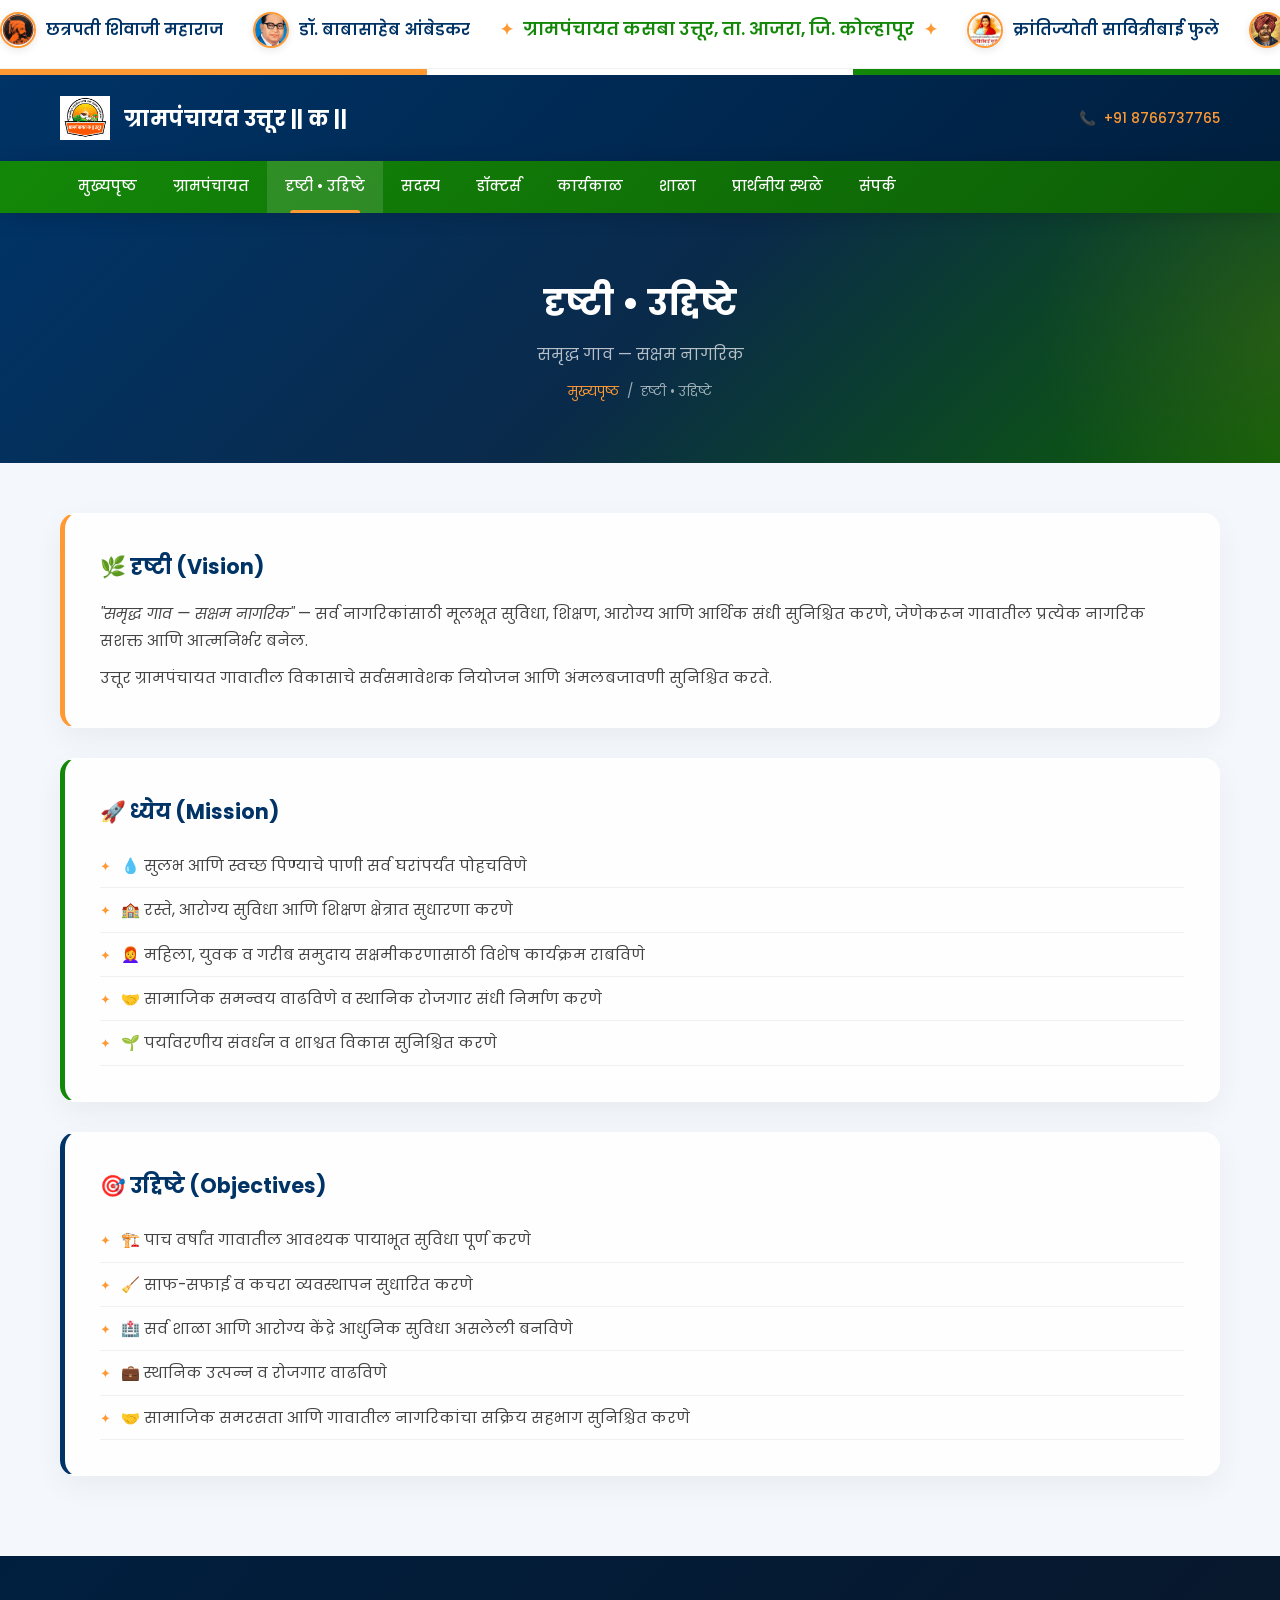
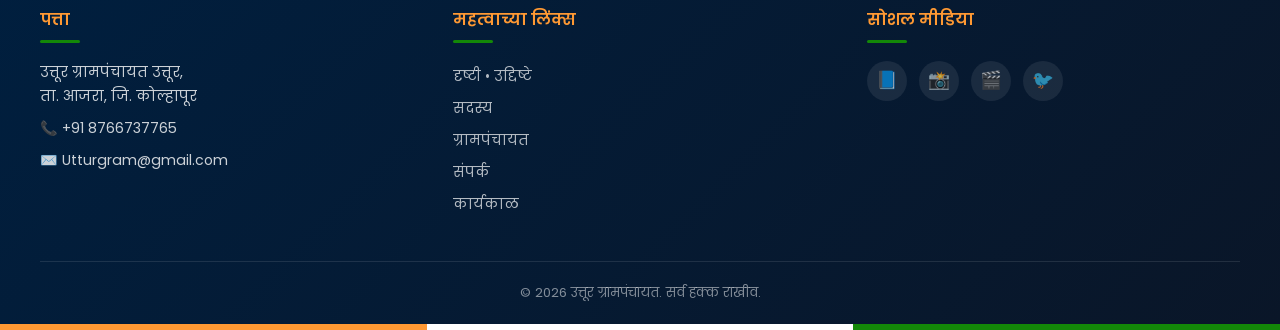
<file: vision-mission.html>
<!DOCTYPE html>
<html lang="mr">
<head>
  <meta charset="UTF-8">
  <meta name="viewport" content="width=device-width, initial-scale=1.0">
  <meta name="description" content="उत्तूर ग्रामपंचायत दृष्टी, ध्येय आणि उद्दिष्टे">
  <title>दृष्टी • उद्दिष्टे - Uttur Grampanchayat</title>
  <link rel="stylesheet" href="styles.css">
</head>
<body>
  <div id="site-header"></div>
  <div id="page-hero"></div>

  <div class="container">
    <div class="info-card fade-in" style="border-left: 5px solid var(--saffron);">
      <h3>🌿 दृष्टी (Vision)</h3>
      <p><em>"समृद्ध गाव — सक्षम नागरिक"</em> — सर्व नागरिकांसाठी मूलभूत सुविधा, शिक्षण, आरोग्य आणि आर्थिक संधी सुनिश्चित करणे, जेणेकरून गावातील प्रत्येक नागरिक सशक्त आणि आत्मनिर्भर बनेल.</p>
      <p style="margin-top:10px;">उत्तूर ग्रामपंचायत गावातील विकासाचे सर्वसमावेशक नियोजन आणि अंमलबजावणी सुनिश्चित करते.</p>
    </div>

    <div class="info-card fade-in" style="border-left: 5px solid var(--green-flag);">
      <h3>🚀 ध्येय (Mission)</h3>
      <ul>
        <li>💧 सुलभ आणि स्वच्छ पिण्याचे पाणी सर्व घरांपर्यंत पोहचविणे</li>
        <li>🏫 रस्ते, आरोग्य सुविधा आणि शिक्षण क्षेत्रात सुधारणा करणे</li>
        <li>👩‍🦰 महिला, युवक व गरीब समुदाय सक्षमीकरणासाठी विशेष कार्यक्रम राबविणे</li>
        <li>🤝 सामाजिक समन्वय वाढविणे व स्थानिक रोजगार संधी निर्माण करणे</li>
        <li>🌱 पर्यावरणीय संवर्धन व शाश्वत विकास सुनिश्चित करणे</li>
      </ul>
    </div>

    <div class="info-card fade-in" style="border-left: 5px solid var(--navy);">
      <h3>🎯 उद्दिष्टे (Objectives)</h3>
      <ul>
        <li>🏗️ पाच वर्षांत गावातील आवश्यक पायाभूत सुविधा पूर्ण करणे</li>
        <li>🧹 साफ-सफाई व कचरा व्यवस्थापन सुधारित करणे</li>
        <li>🏥 सर्व शाळा आणि आरोग्य केंद्रे आधुनिक सुविधा असलेली बनविणे</li>
        <li>💼 स्थानिक उत्पन्न व रोजगार वाढविणे</li>
        <li>🤝 सामाजिक समरसता आणि गावातील नागरिकांचा सक्रिय सहभाग सुनिश्चित करणे</li>
      </ul>
    </div>
  </div>

  <div id="site-footer"></div>

  <script src="components.js"></script>
  <script>
    document.getElementById('site-header').innerHTML = renderHeader('vision-mission.html');
    document.getElementById('page-hero').innerHTML = renderPageHero('दृष्टी • उद्दिष्टे', 'समृद्ध गाव — सक्षम नागरिक', 'दृष्टी • उद्दिष्टे');
    document.getElementById('site-footer').innerHTML = renderFooter();
    const btn = document.getElementById('hamburgerBtn');
    const nav = document.getElementById('navLinks');
    if (btn && nav) btn.addEventListener('click', () => nav.classList.toggle('open'));
    const obs = new IntersectionObserver(e => e.forEach(el => { if (el.isIntersecting) el.target.classList.add('visible'); }), { threshold: 0.1 });
    document.querySelectorAll('.fade-in').forEach(el => obs.observe(el));
  </script>
</body>
</html>
</file>
<file: styles.css>
@import url('https://fonts.googleapis.com/css2?family=Poppins:wght@300;400;500;600;700;800&family=Noto+Sans+Devanagari:wght@300;400;500;600;700&display=swap');

:root {
  --saffron: #FF9933;
  --white-flag: #FFFFFF;
  --green-flag: #138808;
  --navy: #003366;
  --navy-dark: #001f3f;
  --green-dark: #0d5e06;
  --green-light: #1aad0d;
  --gold: #f0a500;
  --bg-light: #f4f7fb;
  --text-dark: #1a1a2e;
  --text-muted: #6c757d;
  --card-shadow: 0 10px 30px rgba(0, 0, 0, 0.05);
  --card-hover-shadow: 0 20px 40px rgba(0, 0, 0, 0.12);
  --glass-bg: rgba(255, 255, 255, 0.85);
  --glass-border: rgba(255, 255, 255, 0.4);
  --transition: all 0.3s cubic-bezier(0.4, 0, 0.2, 1);
  --radius: 16px;
  --radius-sm: 10px;
}

* { margin: 0; padding: 0; box-sizing: border-box; }

html { scroll-behavior: smooth; }

body {
  font-family: 'Poppins', 'Noto Sans Devanagari', sans-serif;
  background: var(--bg-light);
  color: var(--text-dark);
  line-height: 1.7;
  overflow-x: hidden;
}

/* ===== TRICOLOR TOP BAR ===== */
.tricolor-bar {
  display: flex; height: 6px;
}
.tricolor-bar span:nth-child(1) { flex:1; background: var(--saffron); }
.tricolor-bar span:nth-child(2) { flex:1; background: var(--white-flag); }
.tricolor-bar span:nth-child(3) { flex:1; background: var(--green-flag); }

/* ===== HEADER ===== */
.site-header {
  background: linear-gradient(135deg, var(--navy) 0%, var(--navy-dark) 100%);
  padding: 18px 0;
  position: relative;
}
.header-inner {
  max-width: 1200px; margin: 0 auto; padding: 0 20px;
  display: flex; align-items: center; justify-content: space-between;
}
.logo-section {
  display: flex; align-items: center; gap: 14px;
  text-decoration: none; color: white;
}
.logo-emblem {
  width: 56px; height: 56px;
  background: linear-gradient(135deg, var(--saffron), var(--gold));
  border-radius: 50%; display: flex; align-items: center; justify-content: center;
  font-size: 24px; font-weight: 800; color: var(--navy);
  box-shadow: 0 4px 15px rgba(240,165,0,0.4);
  border: 3px solid rgba(255,255,255,0.3);
}
.logo-text h1 {
  font-size: 1.3rem; font-weight: 700; color: white;
  letter-spacing: 0.5px; line-height: 1.3;
}
.logo-text p {
  font-size: 0.75rem; color: rgba(255,255,255,0.7);
  font-weight: 400;
}
.header-contact {
  display: flex; align-items: center; gap: 8px;
  color: rgba(255,255,255,0.85); font-size: 0.85rem;
}
.header-contact a { color: var(--saffron); text-decoration: none; font-weight: 500; }

/* ===== NAVIGATION ===== */
.main-nav {
  background: linear-gradient(135deg, var(--green-flag) 0%, var(--green-dark) 100%);
  position: sticky; top: 0; z-index: 1000;
  box-shadow: 0 4px 20px rgba(0,0,0,0.15);
}
.nav-inner {
  max-width: 1200px; margin: 0 auto; padding: 0 20px;
  display: flex; align-items: center; justify-content: space-between;
}
.nav-links {
  display: flex; list-style: none; gap: 0;
}
.nav-links a {
  display: block; padding: 14px 18px;
  color: white; text-decoration: none;
  font-size: 0.88rem; font-weight: 500;
  transition: var(--transition);
  position: relative;
}
.nav-links a::after {
  content: ''; position: absolute; bottom: 0; left: 50%; width: 0; height: 3px;
  background: var(--saffron); transition: var(--transition); transform: translateX(-50%);
  border-radius: 3px 3px 0 0;
}
.nav-links a:hover, .nav-links a.active {
  background: rgba(255,255,255,0.12);
}
.nav-links a:hover::after, .nav-links a.active::after { width: 60%; }

.hamburger {
  display: none; background: none; border: none; cursor: pointer;
  padding: 10px; color: white; z-index: 1002; position: relative;
}
.hamburger span {
  display: block; width: 26px; height: 3px; background: white;
  margin: 5px 0; border-radius: 3px; transition: var(--transition);
}
.hamburger.open span:nth-child(1) { transform: translateY(8px) rotate(45deg); }
.hamburger.open span:nth-child(2) { opacity: 0; }
.hamburger.open span:nth-child(3) { transform: translateY(-8px) rotate(-45deg); }

/* Sliding Drawer Overlay */
.nav-overlay {
  position: fixed; inset: 0; background: rgba(0,0,0,0.5);
  backdrop-filter: blur(4px); z-index: 998;
  opacity: 0; visibility: hidden; transition: var(--transition);
}
.nav-overlay.open { opacity: 1; visibility: visible; }

/* ===== PAGE HERO BANNER ===== */
.page-hero {
  background: linear-gradient(135deg, var(--navy) 0%, #0a2a4a 50%, var(--green-dark) 100%);
  padding: 60px 20px; text-align: center; position: relative; overflow: hidden;
}
.page-hero::before {
  content: ''; position: absolute; top: -50%; right: -20%;
  width: 500px; height: 500px;
  background: radial-gradient(circle, rgba(255,153,51,0.1) 0%, transparent 70%);
  border-radius: 50%;
}
.page-hero h2 {
  font-size: 2.2rem; color: white; font-weight: 700;
  margin-bottom: 8px; position: relative;
}
.page-hero p {
  color: rgba(255,255,255,0.7); font-size: 1rem; position: relative;
}
.breadcrumb {
  display: flex; gap: 8px; justify-content: center;
  color: rgba(255,255,255,0.6); font-size: 0.85rem;
  margin-top: 12px; position: relative;
}
.breadcrumb a { color: var(--saffron); text-decoration: none; }

/* ===== CONTAINER ===== */
.container {
  max-width: 1200px; margin: 0 auto; padding: 50px 20px;
}

/* ===== SECTION TITLE ===== */
.section-title {
  text-align: center; margin-bottom: 45px;
}
.section-title h2 {
  font-size: 2rem; font-weight: 700; color: var(--navy);
  margin-bottom: 10px; position: relative; display: inline-block;
}
.section-title h2::after {
  content: ''; position: absolute; bottom: -8px; left: 50%;
  transform: translateX(-50%); width: 60px; height: 4px;
  background: linear-gradient(90deg, var(--saffron), var(--green-flag));
  border-radius: 2px;
}
.section-title p { color: var(--text-muted); font-size: 0.95rem; margin-top: 15px; }

/* ===== MEMBER CARDS ===== */
.members-grid {
  display: grid;
  grid-template-columns: repeat(auto-fill, minmax(280px, 1fr));
  gap: 28px;
}
.member-card {
  background: white; border-radius: var(--radius);
  padding: 30px 24px; text-align: center;
  box-shadow: var(--card-shadow);
  transition: var(--transition);
  border: 1px solid rgba(0,0,0,0.04);
  position: relative; overflow: hidden;
}
.member-card::before {
  content: ''; position: absolute; top: 0; left: 0; right: 0;
  height: 4px;
  background: linear-gradient(90deg, var(--saffron), var(--green-flag));
}
.member-card:hover {
  transform: translateY(-8px);
  box-shadow: var(--card-hover-shadow);
}
.member-avatar {
  width: 80px; height: 80px; border-radius: 50%;
  background: linear-gradient(135deg, var(--navy), var(--green-dark));
  display: flex; align-items: center; justify-content: center;
  margin: 0 auto 18px; font-size: 28px; color: white;
  box-shadow: 0 6px 20px rgba(0,51,102,0.3);
  border: 3px solid rgba(255,153,51,0.3);
  overflow: hidden;
}
.member-avatar img {
  width: 100%; height: 100%; object-fit: cover;
}
.official-card .avatar img {
  width: 100%; height: 100%; object-fit: cover; border-radius: 50%;
}
.member-card h3 {
  font-size: 1.05rem; font-weight: 600; color: var(--navy);
  margin-bottom: 6px;
}
.member-card .designation {
  font-size: 0.82rem; color: var(--green-flag); font-weight: 500;
  margin-bottom: 12px; display: block;
}
.member-card .phone {
  display: inline-flex; align-items: center; gap: 6px;
  background: linear-gradient(135deg, #f0f7ff, #e8f5e9);
  padding: 8px 18px; border-radius: 25px;
  font-size: 0.88rem; color: var(--navy);
  font-weight: 500; text-decoration: none;
  transition: var(--transition);
}
.member-card .phone:hover {
  background: linear-gradient(135deg, var(--navy), var(--green-dark));
  color: white;
}

/* ===== INFO CARDS (Glassmorphism) ===== */
.info-card {
  background: var(--glass-bg); backdrop-filter: blur(12px);
  border-radius: var(--radius);
  padding: 35px; box-shadow: var(--card-shadow);
  margin-bottom: 30px; border: 1px solid var(--glass-border);
  transition: var(--transition); position: relative; overflow: hidden;
}
.info-card::before {
  content: ''; position: absolute; top: 0; left: 0; width: 4px; height: 100%;
  background: linear-gradient(to bottom, var(--saffron), var(--green-flag));
  transform: scaleY(0); transform-origin: bottom; transition: transform 0.4s ease;
}
.info-card:hover::before { transform: scaleY(1); }
.info-card:hover { box-shadow: var(--card-hover-shadow); transform: translateY(-5px); }
.info-card h3 {
  font-size: 1.3rem; color: var(--navy); margin-bottom: 15px;
  display: flex; align-items: center; gap: 10px;
}
.info-card p, .info-card li {
  color: #444; font-size: 0.95rem; line-height: 1.8;
}
.info-card ul { list-style: none; padding: 0; }
.info-card ul li {
  padding: 8px 0; border-bottom: 1px solid #f0f0f0;
  display: flex; align-items: flex-start; gap: 10px;
}
.info-card ul li::before {
  content: '✦'; color: var(--saffron); font-size: 0.8rem; margin-top: 3px;
}

/* ===== STATS GRID ===== */
.stats-grid {
  display: grid;
  grid-template-columns: repeat(auto-fill, minmax(220px, 1fr));
  gap: 20px;
}
.stat-item {
  background: white; border-radius: var(--radius-sm);
  padding: 22px; text-align: center;
  box-shadow: 0 4px 15px rgba(0,0,0,0.06);
  transition: var(--transition);
  border-left: 4px solid var(--green-flag);
}
.stat-item:hover { transform: translateY(-4px); box-shadow: var(--card-hover-shadow); }
.stat-item .label {
  font-size: 0.82rem; color: var(--text-muted); font-weight: 500;
  margin-bottom: 6px;
}
.stat-item .value {
  font-size: 1.15rem; font-weight: 700; color: var(--navy);
}

/* ===== DOCTOR / SCHOOL CARDS ===== */
.detail-card {
  background: white; border-radius: var(--radius);
  padding: 28px; box-shadow: var(--card-shadow);
  transition: var(--transition); position: relative; overflow: hidden;
  border: 1px solid rgba(0,0,0,0.04);
}
.detail-card::before {
  content: ''; position: absolute; top: 0; left: 0; width: 5px; height: 100%;
  background: linear-gradient(to bottom, var(--saffron), var(--green-flag));
}
.detail-card:hover {
  transform: translateY(-6px); box-shadow: var(--card-hover-shadow);
}
.detail-card h3 { font-size: 1.1rem; color: var(--navy); margin-bottom: 6px; }
.detail-card .subtitle { color: var(--green-flag); font-weight: 500; font-size: 0.88rem; margin-bottom: 10px; }
.detail-card .info-line {
  display: flex; align-items: center; gap: 8px;
  color: #555; font-size: 0.88rem; margin-top: 6px;
}
.detail-card .info-line a {
  color: var(--navy); text-decoration: none; font-weight: 500;
}

/* ===== TEMPLE / PLACE CARDS ===== */
.place-card {
  background: white; border-radius: var(--radius);
  overflow: hidden; box-shadow: var(--card-shadow);
  transition: var(--transition);
}
.place-card:hover { transform: translateY(-8px); box-shadow: var(--card-hover-shadow); }
.place-card .place-img {
  height: 180px;
  background: linear-gradient(135deg, var(--navy), var(--green-dark));
  display: flex; align-items: center; justify-content: center;
  font-size: 48px; color: rgba(255,255,255,0.3);
}
.place-card .place-info {
  padding: 20px; text-align: center;
}
.place-card h3 { font-size: 1rem; color: var(--navy); font-weight: 600; }

/* ===== CONTACT CARDS ===== */
.contact-grid { display: grid; grid-template-columns: repeat(auto-fit, minmax(340px, 1fr)); gap: 30px; }
.contact-card {
  background: white; border-radius: var(--radius);
  padding: 35px; box-shadow: var(--card-shadow);
  transition: var(--transition);
}
.contact-card:hover { box-shadow: var(--card-hover-shadow); }
.contact-card h3 {
  font-size: 1.2rem; color: var(--navy); margin-bottom: 18px;
  display: flex; align-items: center; gap: 10px;
}
.contact-card .contact-line {
  display: flex; align-items: flex-start; gap: 10px;
  margin-bottom: 12px; color: #444; font-size: 0.92rem;
}
.contact-card .contact-line strong { color: var(--navy); min-width: 55px; }
.map-container {
  border-radius: var(--radius); overflow: hidden;
  box-shadow: var(--card-shadow); margin-top: 30px;
}
.map-container iframe { width: 100%; height: 400px; border: none; }

/* ===== HOMEPAGE HERO SLIDER ===== */
.hero-slider {
  position: relative; height: 500px; overflow: hidden;
  background: var(--navy);
}
.slide {
  position: absolute; inset: 0;
  opacity: 0; transition: opacity 1s ease;
  display: flex; align-items: center; justify-content: center;
}
.slide.active { opacity: 1; }
.slide-bg {
  position: absolute; inset: 0;
  background-size: cover; background-position: center;
  filter: brightness(0.4);
}
.slide-content {
  position: relative; z-index: 2; text-align: center;
  color: white; padding: 0 20px; max-width: 700px;
}
.slide-content h2 {
  font-size: 2.5rem; font-weight: 800; margin-bottom: 12px;
  text-shadow: 2px 2px 8px rgba(0,0,0,0.4);
}
.slide-content p { font-size: 1.1rem; opacity: 0.9; }
.slider-dots {
  position: absolute; bottom: 25px; left: 50%;
  transform: translateX(-50%); display: flex; gap: 10px; z-index: 3;
}
.slider-dots span {
  width: 12px; height: 12px; border-radius: 50%;
  background: rgba(255,255,255,0.4); cursor: pointer;
  transition: var(--transition);
}
.slider-dots span.active { background: var(--saffron); transform: scale(1.2); }

/* ===== HOMEPAGE SERVICES GRID ===== */
.services-grid {
  display: grid;
  grid-template-columns: repeat(auto-fill, minmax(260px, 1fr));
  gap: 25px;
}
.service-card {
  background: white; border-radius: var(--radius);
  padding: 28px; box-shadow: var(--card-shadow);
  transition: var(--transition); text-align: center;
  border: 1px solid rgba(0,0,0,0.04);
}
.service-card:hover {
  transform: translateY(-6px); box-shadow: var(--card-hover-shadow);
}
.service-icon {
  font-size: 2.2rem; margin-bottom: 14px;
}
.service-card h4 {
  font-size: 1rem; font-weight: 600; color: var(--navy); margin-bottom: 8px;
}
.service-card p { font-size: 0.85rem; color: var(--text-muted); margin-bottom: 14px; }
.service-card .btn-link {
  display: inline-flex; align-items: center; gap: 5px;
  color: var(--green-flag); text-decoration: none;
  font-weight: 600; font-size: 0.88rem;
  transition: var(--transition);
}
.service-card .btn-link:hover { color: var(--saffron); gap: 8px; }

/* ===== OFFICIALS SECTION ===== */
.officials-grid {
  display: grid; grid-template-columns: repeat(auto-fill, minmax(300px, 1fr));
  gap: 28px;
}
.official-card {
  background: linear-gradient(135deg, var(--navy), #0a2a4a);
  border-radius: var(--radius); padding: 30px; text-align: center;
  color: white; box-shadow: var(--card-shadow); transition: var(--transition);
}
.official-card:hover { transform: translateY(-6px); }
.official-card .avatar {
  width: 90px; height: 90px; border-radius: 50%;
  background: linear-gradient(135deg, var(--saffron), var(--gold));
  display: flex; align-items: center; justify-content: center;
  margin: 0 auto 15px; font-size: 32px; color: var(--navy);
  border: 3px solid rgba(255,255,255,0.2);
}
.official-card h4 { font-size: 1.1rem; font-weight: 600; margin-bottom: 4px; }
.official-card .role { color: var(--saffron); font-size: 0.88rem; font-weight: 500; }

/* ===== COUNTER STATS ===== */
.counter-section {
  background: linear-gradient(135deg, var(--navy) 0%, var(--green-dark) 100%);
  padding: 60px 20px;
}
.counter-grid {
  max-width: 1200px; margin: 0 auto;
  display: grid; grid-template-columns: repeat(auto-fit, minmax(200px, 1fr));
  gap: 30px; text-align: center;
}
.counter-item { color: white; }
.counter-item .count {
  font-size: 2.8rem; font-weight: 800; color: var(--saffron);
  margin-bottom: 5px;
}
.counter-item .count-label {
  font-size: 0.92rem; opacity: 0.85;
}

/* ===== SARPANCH TIMELINE ===== */
.timeline {
  position: relative; padding-left: 40px;
}
.timeline::before {
  content: ''; position: absolute; left: 15px; top: 0; bottom: 0;
  width: 3px;
  background: linear-gradient(to bottom, var(--saffron), var(--green-flag));
  border-radius: 3px;
}
.timeline-item {
  position: relative; margin-bottom: 30px;
  background: white; border-radius: var(--radius-sm);
  padding: 24px; box-shadow: var(--card-shadow);
}
.timeline-item::before {
  content: ''; position: absolute; left: -33px; top: 28px;
  width: 14px; height: 14px; border-radius: 50%;
  background: var(--saffron); border: 3px solid white;
  box-shadow: 0 2px 8px rgba(0,0,0,0.15);
}
.timeline-item h4 { color: var(--navy); font-size: 1.05rem; margin-bottom: 4px; }
.timeline-item .period { color: var(--green-flag); font-size: 0.85rem; font-weight: 500; }

/* ===== FOOTER ===== */
.site-footer {
  background: linear-gradient(135deg, var(--navy-dark) 0%, #0a1628 100%);
  color: rgba(255,255,255,0.8); padding: 50px 20px 0;
}
.footer-inner {
  max-width: 1200px; margin: 0 auto;
  display: grid; grid-template-columns: repeat(auto-fit, minmax(250px, 1fr));
  gap: 40px; padding-bottom: 40px;
  border-bottom: 1px solid rgba(255,255,255,0.1);
}
.footer-col h4 {
  color: var(--saffron); font-size: 1rem; font-weight: 600;
  margin-bottom: 18px; position: relative; padding-bottom: 10px;
}
.footer-col h4::after {
  content: ''; position: absolute; bottom: 0; left: 0;
  width: 40px; height: 3px; background: var(--green-flag);
  border-radius: 2px;
}
.footer-col p { font-size: 0.88rem; line-height: 1.7; margin-bottom: 8px; }
.footer-col a {
  color: rgba(255,255,255,0.7); text-decoration: none;
  display: block; padding: 4px 0; font-size: 0.88rem;
  transition: var(--transition);
}
.footer-col a:hover { color: var(--saffron); padding-left: 8px; }
.social-links { display: flex; gap: 12px; margin-top: 10px; }
.social-links a {
  width: 40px; height: 40px; border-radius: 50%;
  background: rgba(255,255,255,0.08);
  display: flex; align-items: center; justify-content: center;
  font-size: 1.1rem; transition: var(--transition);
  padding: 0;
}
.social-links a:hover { background: var(--saffron); color: var(--navy) !important; transform: translateY(-3px); }
.footer-bottom {
  text-align: center; padding: 20px; font-size: 0.82rem;
  color: rgba(255,255,255,0.5);
}

/* ===== MARQUEE (News Ticker) ===== */
.marquee-wrapper {
  background: rgba(255, 255, 255, 0.95);
  backdrop-filter: blur(8px);
  padding: 12px 0; border-bottom: 1px solid rgba(0,0,0,0.05);
  overflow: hidden; white-space: nowrap; position: relative; z-index: 10;
}
.marquee-content {
  display: inline-flex; align-items: center; gap: 30px;
  animation: scrollText 25s linear infinite;
}
.marquee-content:hover { animation-play-state: paused; }
.marquee-item {
  display: flex; align-items: center; gap: 10px; font-weight: 600; color: var(--navy);
}
.marquee-img {
  width: 36px; height: 36px; border-radius: 50%; object-fit: cover;
  border: 2px solid var(--saffron); box-shadow: 0 2px 8px rgba(0,0,0,0.1);
}
@keyframes scrollText {
  0% { transform: translateX(10%); }
  100% { transform: translateX(-100%); }
}

/* ===== PREMIUM TABLES ===== */
.table-wrapper {
  overflow-x: auto; background: white; border-radius: var(--radius);
  box-shadow: var(--card-shadow); margin-top: 30px; margin-bottom: 30px;
  border: 1px solid rgba(0,0,0,0.04);
}
.premium-table {
  width: 100%; border-collapse: collapse; min-width: 600px;
}
.premium-table thead {
  background: linear-gradient(135deg, var(--navy), var(--navy-dark)); color: white;
}
.premium-table th {
  padding: 18px 15px; font-weight: 600; letter-spacing: 0.5px; text-align: left;
}
.premium-table td {
  padding: 15px; border-bottom: 1px solid #f0f0f0; color: #444; font-size: 0.95rem;
}
.premium-table tbody tr { transition: var(--transition); }
.premium-table tbody tr:hover { background: rgba(19,136,8,0.04); }
.premium-table tbody tr:last-child td { border-bottom: none; }

/* ===== FLOATING ACTION BUTTONS (FAB) ===== */
.fab-container {
  position: fixed; bottom: 30px; right: 30px;
  display: flex; flex-direction: column; gap: 15px; z-index: 999;
}
.fab-btn {
  width: 50px; height: 50px; border-radius: 50%;
  background: var(--navy); color: white; border: none; cursor: pointer;
  box-shadow: 0 6px 15px rgba(0,0,0,0.2);
  display: flex; align-items: center; justify-content: center;
  font-size: 1.2rem; transition: var(--transition); opacity: 0; visibility: hidden;
  text-decoration: none;
}
.fab-btn.visible { opacity: 1; visibility: visible; }
.fab-btn:hover { background: var(--saffron); transform: translateY(-4px) scale(1.05); }

/* ===== ANIMATIONS ===== */
.fade-in {
  opacity: 0; transform: translateY(30px);
  transition: opacity 0.6s ease, transform 0.6s ease;
}
.fade-in.visible { opacity: 1; transform: translateY(0); }

/* ===== MOBILE RESPONSIVE ===== */
@media (max-width: 768px) {
  .header-contact { display: none; }
  .hamburger { display: block; }
  
  /* Sliding Drawer Styles -> Centered Card Styles */
  .nav-overlay {
    position: fixed; inset: 0;
    background: linear-gradient(180deg, #FF9933 0%, #FFFFFF 50%, #138808 100%);
    z-index: 998; opacity: 0; visibility: hidden; transition: var(--transition);
  }
  .nav-overlay.open { opacity: 1; visibility: visible; }

  .nav-links {
    position: fixed; top: 50%; left: 50%;
    transform: translate(-50%, -60%);
    width: 90%; max-width: 340px; height: auto;
    background: white; border-radius: 20px;
    flex-direction: column; padding: 25px;
    box-shadow: 0 20px 60px rgba(0,0,0,0.15);
    z-index: 1001; opacity: 0; visibility: hidden;
    transition: all 0.4s cubic-bezier(0.4, 0, 0.2, 1);
    display: flex;
  }
  .nav-links.open { transform: translate(-50%, -50%); opacity: 1; visibility: visible; }
  
  .nav-links a {
    color: var(--text-dark) !important;
    text-align: left;
    padding: 14px 10px;
    font-size: 1.1rem;
    border-bottom: 1px solid #f0f0f0;
    font-weight: 600;
    width: 100%;
    display: block;
  }
  .nav-links a:last-child { border-bottom: none; }
  .nav-links a::after { display: none; }
  .nav-links a:hover, .nav-links a.active { background: #f8f9fa; color: var(--green-flag) !important; padding-left: 15px; }
  
  /* Header & Logo Scaling */
  .site-header { 
    background: linear-gradient(to right, #FF9933, #FFCC33) !important; 
    padding: 12px 0;
    position: relative;
    z-index: 1005 !important;
  }
  .logo-section { width: 100%; justify-content: flex-start; gap: 12px; }
  .logo-img { 
    background: white; padding: 4px; border-radius: 50%; 
    box-shadow: 0 4px 10px rgba(0,0,0,0.1);
    width: 50px; height: 50px;
  }
  .logo-text h1 { 
    font-size: 1.3rem; color: #000; font-weight: 800; 
    text-shadow: none;
  }
  .logo-text p { display: none; }
  
  .main-nav {
    background: transparent;
    box-shadow: none;
    margin-top: -5px;
    position: relative;
    z-index: 1006 !important;
  }
  .nav-inner { justify-content: flex-start; padding: 0 15px; }
  .hamburger { 
    background: #ffffff66; 
    border: 2px solid #00000066; 
    border-radius: 10px;
    padding: 8px 12px;
    position: relative;
    z-index: 1007 !important;
  }
  .hamburger span { background: #000 !important; }
  .hamburger.open span:nth-child(1) { transform: translateY(8px) rotate(45deg); background: #c00 !important; }
  .hamburger.open span:nth-child(2) { opacity: 0; }
  .hamburger.open span:nth-child(3) { transform: translateY(-8px) rotate(-45deg); background: #c00 !important; }
  
  .nav-overlay {
    position: fixed; inset: 0;
    background: linear-gradient(180deg, #FF9933 0%, #FFFFFF 50%, #138808 100%) !important;
    z-index: 999; opacity: 0; visibility: hidden; transition: 0.4s;
  }
  .nav-overlay.open { opacity: 1; visibility: visible; }

  .nav-links {
    position: fixed; top: 50%; left: 50%;
    transform: translate(-50%, -60%);
    width: 92%; max-width: 350px; height: auto;
    background: white !important; border-radius: 20px;
    flex-direction: column; padding: 30px 20px;
    box-shadow: 0 20px 80px rgba(0,0,0,0.3) !important;
    z-index: 1010 !important; opacity: 0; visibility: hidden;
    transition: all 0.4s cubic-bezier(0.4, 0, 0.2, 1);
    display: flex !important;
  }
  .nav-links.open { transform: translate(-50%, -50%); opacity: 1; visibility: visible; }
  
  .nav-links a {
    color: #1a1a1a !important;
    text-align: left;
    padding: 15px 12px;
    font-size: 1.15rem;
    border-bottom: 1px solid #eee;
    font-weight: 700;
    width: 100%;
    display: block;
    text-decoration: none;
  }
  .nav-links a:last-child { border-bottom: none; }
  .nav-links a:hover, .nav-links a.active { background: #f5f5f5; color: #e67e22 !important; padding-left: 20px; }

  /* Premium Tables Adjustments */
  .table-wrapper { 
    width: 100%; border-radius: 8px; 
    box-shadow: inset -10px 0 10px -10px rgba(0,0,0,0.2); 
  }
  .premium-table { min-width: 500px; }
  .premium-table th, .premium-table td { padding: 12px 10px; font-size: 0.85rem; }

  .page-hero { padding: 40px 20px; }
  .page-hero h2 { font-size: 1.5rem; }
  .hero-slider { height: 350px; }
  .slide-content h2 { font-size: 1.6rem; }
  .counter-item .count { font-size: 2rem; }
  .members-grid { grid-template-columns: 1fr 1fr; }
  
  /* FAB Size adjustment */
  .fab-container { bottom: 20px; right: 20px; }
  .fab-btn { width: 42px; height: 42px; font-size: 1.1rem; }
}
@media (max-width: 480px) {
  .members-grid { grid-template-columns: 1fr; }
  .services-grid { grid-template-columns: 1fr; }
  .contact-grid { grid-template-columns: 1fr; }
  .nav-links { width: 250px; }
}
</file>
